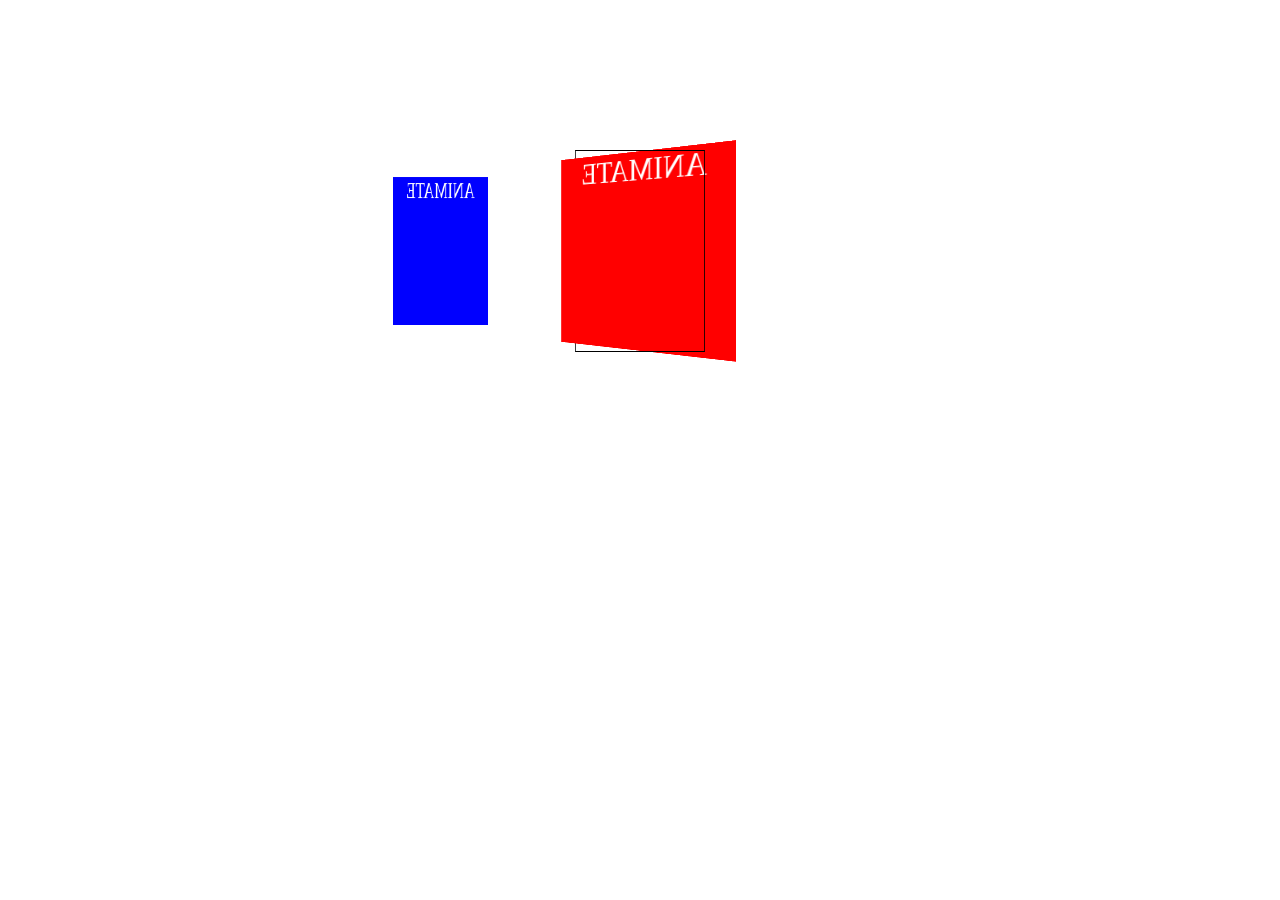
<file: 3dtransforms/index.html>
<!DOCTYPE html>
<html lang="en">
<head>
    <meta charset="UTF-8">
    <meta name="viewport" content="width=device-width, initial-scale=1.0">
    <meta http-equiv="X-UA-Compatible" content="ie=edge">
    <title>CSS Course</title>
    <link rel="stylesheet" href="main.css">
</head>
<body>
    <div class="container">
        <div class="box1">ANIMATE</div>
        <div class="box2">ANIMATE</div>
    </div>
</body>
</html>
</file>
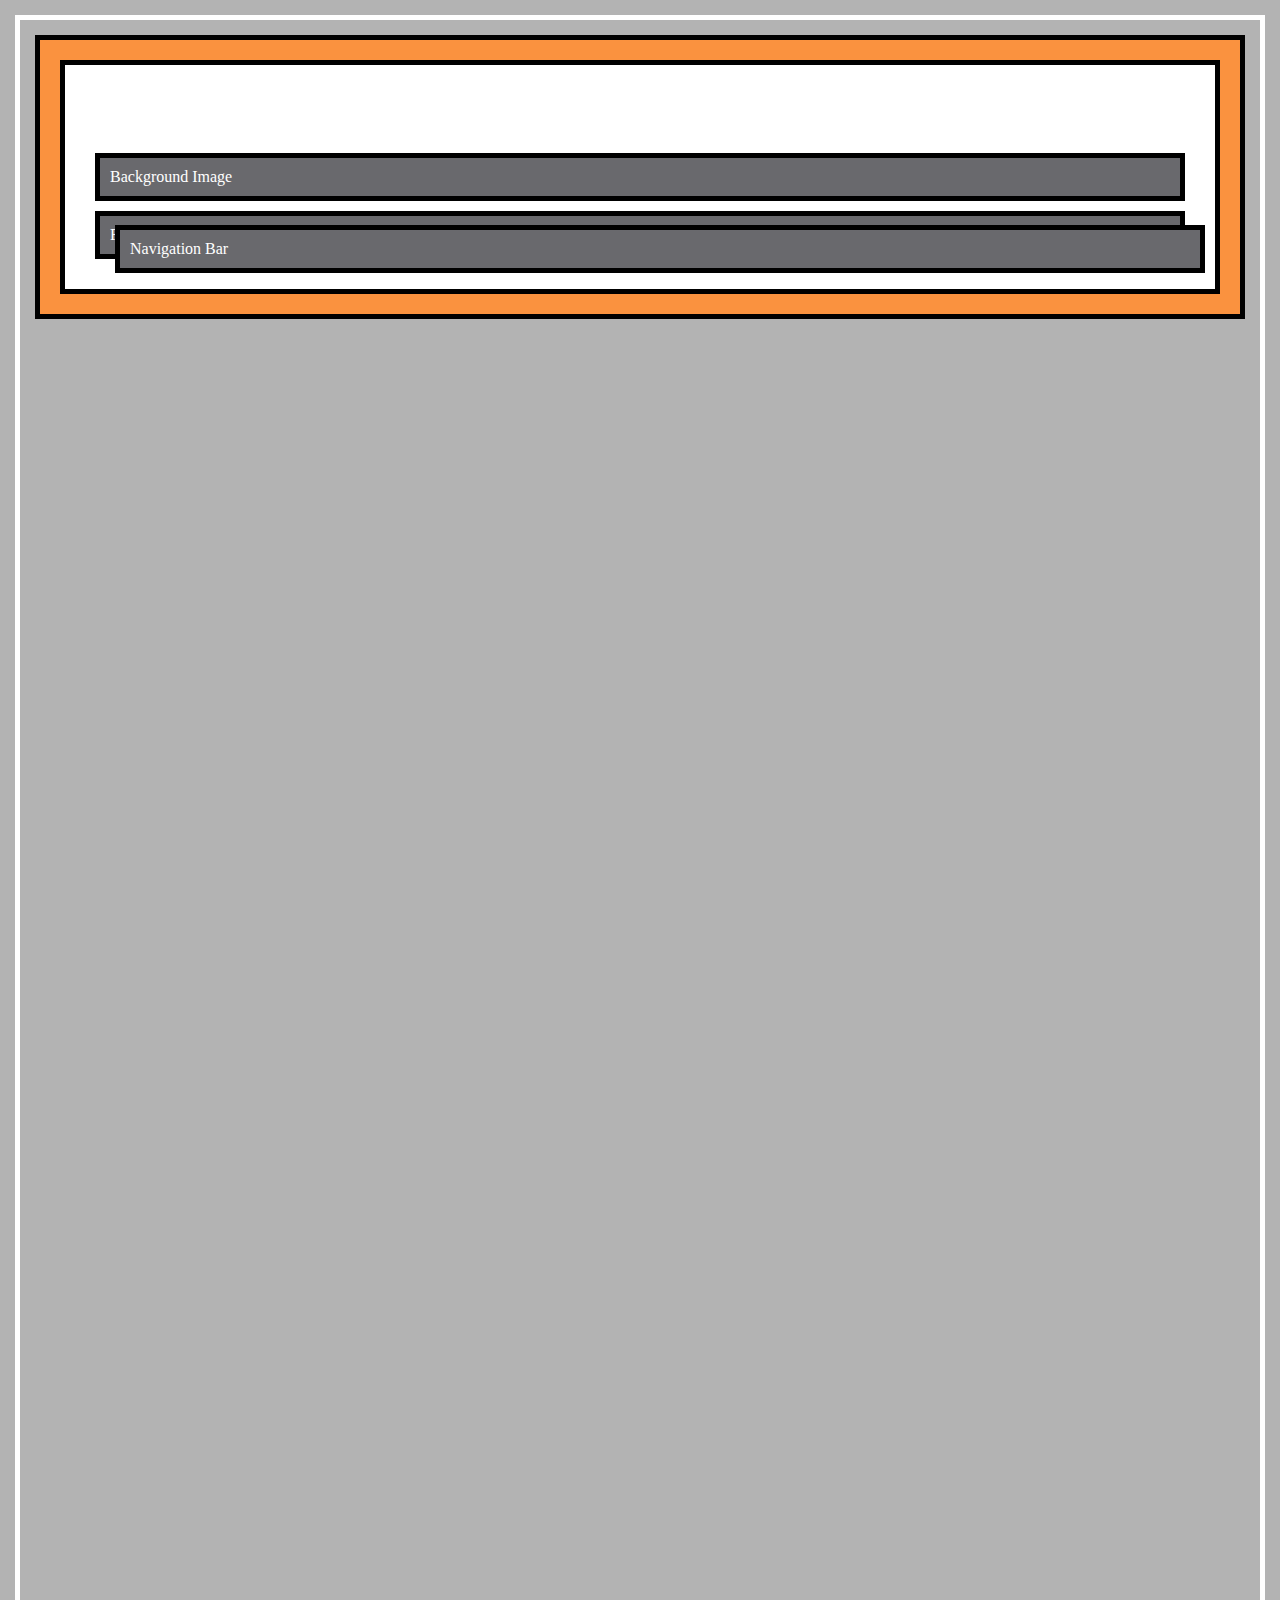
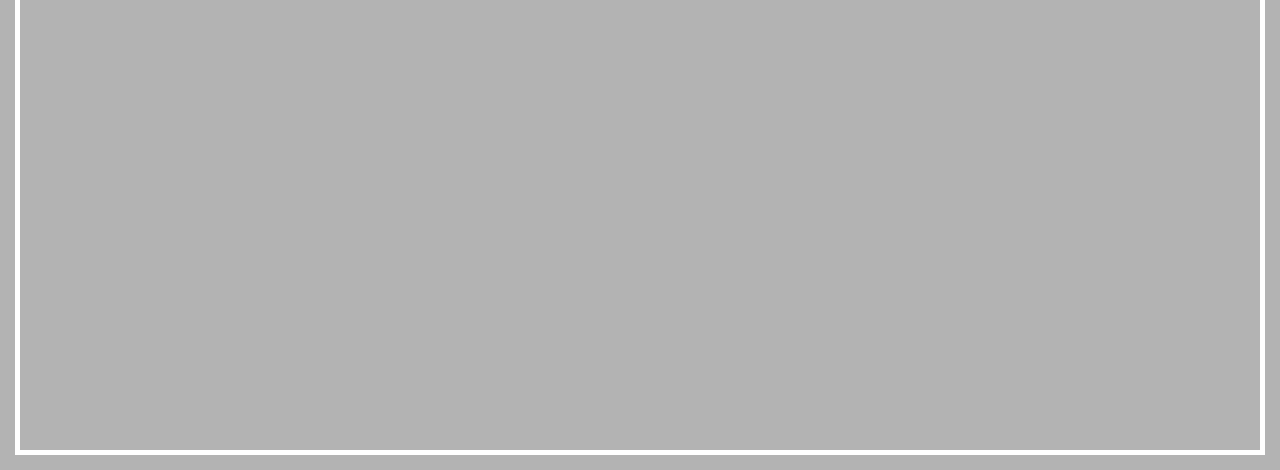
<file: 6.Positioning/index.html>
<!DOCTYPE html>
<html lang="en">
    <head>
        <meta charset="UTF-8">
        <meta http-equiv="X-UA-Compatible" content="ie=edge">
        <link rel="stylesheet" href="main.css">
        <title>Position</title>
    </head>
    <body>
        <div class="parent">
            <div class="child-1">Navigation Bar</div>
            <div class="child-2">Background Image</div>
            <div class="child-3">Features</div>
        </div>
    </body>
</html>
</file>
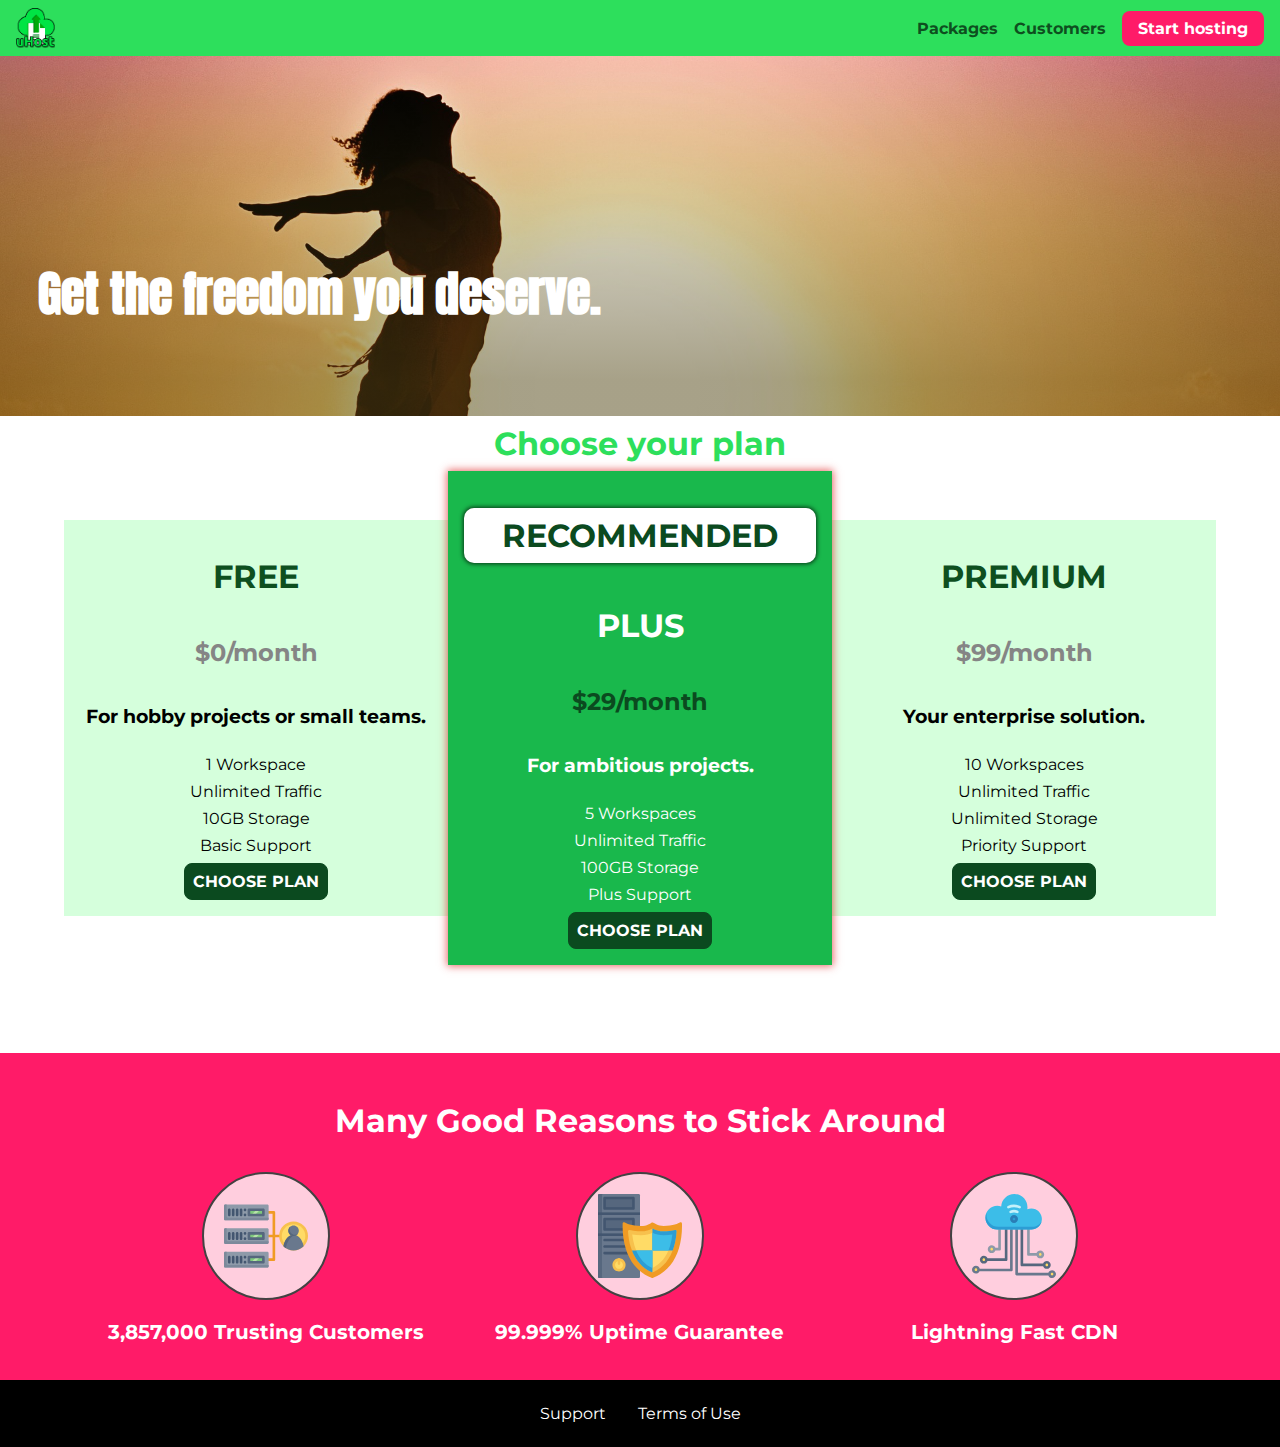
<file: CourseProject/index.html>
<!DOCTYPE html>
<html lang="en">
<head>
    <meta charset="UTF-8">
    <meta name="viewport" content="width=device-width, initial-scale=1.0">
    <title>Basics</title>
    <link rel="stylesheet" href="css/shared.css">
    <link rel="stylesheet" href="css/main.css">
    <link rel="shortcut icon" href="img/favicon.png">
</head>
<body>
    <div class="backdrop"></div>
    <div class="modal">
        <h1 class="modal__title">Do you want to continue?</h1>
        <div class="modal__actions">
            <a href="start-hosting.html" class="modal__action">Yes!</a>
            <button type="button" class="modal__action modal__action--negative">No!</button>
        </div>
    </div>
    <header class="main-header">
        <div>
            <button class="toggle-button">
                <span class="toggle-button__bar"></span>
                <span class="toggle-button__bar"></span>
                <span class="toggle-button__bar"></span>
            </button>
            <a href="index.html" class="brand-logo">
                <img src="img/uhost-icon.png" alt="uHost - Company">
            </a>
        </div>
        <nav class="main-nav">
            <ul class="main-nav__items">
                <li class="main-nav__item"><a href="packages.html">Packages</a></li>
                <li class="main-nav__item"><a href="customers.html">Customers</a></li>
                <li class="main-nav__item"><a href="start-hosting.html">Start hosting</a></li>
            </ul>
        </nav>
    </header>
    <nav class="mobile-nav">
        <ul class="mobile-nav__items">
            <li class="mobile-nav__item">
                <a href="packages.html">Packages</a>
            </li>
            <li class="mobile-nav__item">
                <a href="customers.html">Customers</a>
            </li>
            <li class="mobile-nav__item">
                <a href="start-hosting.html">Start Hosting</a>
            </li>
        </ul>
    </nav>
    <main>
        <section id="product-overview">
            <h1>Get the freedom you deserve.</h1>
        </section>
        <section id="plans">
            <h1 class="section-title">Choose your plan</h1>
            <div class="plan__list">
                <article class="plan">
                    <h1 class="plan__title">FREE</h1>
                    <h2 class="plan__price">$0/month</h2>
                    <h3>For hobby projects or small teams.</h3>
                    <ul class="plan__features">
                        <li class="plan__feature">1 Workspace</li>
                        <li class="plan__feature">Unlimited Traffic</li>
                        <li class="plan__feature">10GB Storage</li>
                        <li class="plan__feature">Basic Support</li>
                    </ul>
                    <div>
                        <button class="button">CHOOSE PLAN</button>
                    </div>
                </article>
                <article class="plan plan--highlighted">
                    <h1 class="plan__annotation">RECOMMENDED</h1>
                    <h1 class="plan__title">PLUS</h1>
                    <h2 class="plan__price">$29/month</h2>
                    <h3>For ambitious projects.</h3>
                    <ul class="plan__features">
                        <li class="plan__feature">5 Workspaces</li>
                        <li class="plan__feature">Unlimited Traffic</li>
                        <li class="plan__feature">100GB Storage</li>
                        <li class="plan__feature">Plus Support</li>
                    </ul>
                    <div>
                        <button class="button">CHOOSE PLAN</button>
                    </div>
                </article>
                <article class="plan">
                    <h1 class="plan__title">PREMIUM</h1>
                    <h2 class="plan__price">$99/month</h2>
                    <h3>Your enterprise solution.</h3>
                    <ul class="plan__features">
                        <li class="plan__feature">10 Workspaces</li>
                        <li class="plan__feature">Unlimited Traffic</li>
                        <li class="plan__feature">Unlimited Storage</li>
                        <li class="plan__feature">Priority Support</li>
                    </ul>
                    <div>
                        <button class="button">CHOOSE PLAN</button>
                    </div>
                </article>
            </div>
        </section>
        <section id="key-features">
            <h1 class="section-title">Many Good Reasons to Stick Around</h1>
            <ul class="key-feature__list">
                <li class="key-feature">
                    <div class="key-feature__image">                        
                        <svg viewBox="0 0 512 512">
                        <path style="fill:#F09B24;" d="M344,248h-32V112c0-4.418-3.582-8-8-8h-40c-4.418,0-8,3.582-8,8s3.582,8,8,8h32v128h-32  c-4.418,0-8,3.582-8,8s3.582,8,8,8h32v128h-32c-4.418,0-8,3.582-8,8s3.582,8,8,8h40c4.418,0,8-3.582,8-8V264h32c4.418,0,8-3.582,8-8  S348.418,248,344,248z"
                        />
                        <path style="fill:#8E9AA9;" d="M264,64H8c-4.418,0-8,3.582-8,8v80c0,4.418,3.582,8,8,8h256c4.418,0,8-3.582,8-8V72  C272,67.582,268.418,64,264,64z"
                        />
                        <path style="fill:#7C899B;" d="M24,144c-4.418,0-8-3.582-8-8V64H8c-4.418,0-8,3.582-8,8v80c0,4.418,3.582,8,8,8h256  c4.418,0,8-3.582,8-8v-8H24z"
                        />
                        <rect x="152" y="96" style="fill:#B8E3A8;" width="88" height="32" />
                        <g>
                            <polygon style="fill:#7EC97D;" points="152,96 152,128 166,128 198,96  " />
                            <polygon style="fill:#7EC97D;" points="220,96 188,128 240,128 240,96  " />
                        </g>
                        <path style="fill:#56677E;" d="M240,136h-88c-4.418,0-8-3.582-8-8V96c0-4.418,3.582-8,8-8h88c4.418,0,8,3.582,8,8v32  C248,132.418,244.418,136,240,136z M160,120h72v-16h-72V120z"
                        />
                        <g>
                            <path style="fill:#435670;" d="M32,136c-4.418,0-8-3.582-8-8V96c0-4.418,3.582-8,8-8s8,3.582,8,8v32C40,132.418,36.418,136,32,136z   "
                            />
                            <path style="fill:#435670;" d="M56,136c-4.418,0-8-3.582-8-8V96c0-4.418,3.582-8,8-8s8,3.582,8,8v32C64,132.418,60.418,136,56,136z   "
                            />
                            <path style="fill:#435670;" d="M80,136c-4.418,0-8-3.582-8-8V96c0-4.418,3.582-8,8-8s8,3.582,8,8v32C88,132.418,84.418,136,80,136z   "
                            />
                            <path style="fill:#435670;" d="M104,136c-4.418,0-8-3.582-8-8V96c0-4.418,3.582-8,8-8s8,3.582,8,8v32   C112,132.418,108.418,136,104,136z"
                            />
                            <path style="fill:#435670;" d="M128,105c-4.418,0-8-3.582-8-8v-1c0-4.418,3.582-8,8-8s8,3.582,8,8v1   C136,101.418,132.418,105,128,105z"
                            />
                            <path style="fill:#435670;" d="M128,136c-4.418,0-8-3.582-8-8v-1c0-4.418,3.582-8,8-8s8,3.582,8,8v1   C136,132.418,132.418,136,128,136z"
                            />
                        </g>
                        <path style="fill:#8E9AA9;" d="M264,208H8c-4.418,0-8,3.582-8,8v80c0,4.418,3.582,8,8,8h256c4.418,0,8-3.582,8-8v-80  C272,211.582,268.418,208,264,208z"
                        />
                        <path style="fill:#7C899B;" d="M24,288c-4.418,0-8-3.582-8-8v-72H8c-4.418,0-8,3.582-8,8v80c0,4.418,3.582,8,8,8h256  c4.418,0,8-3.582,8-8v-8H24z"
                        />
                        <rect x="152" y="240" style="fill:#B8E3A8;" width="88" height="32" />
                        <g>
                            <polygon style="fill:#7EC97D;" points="152,240 152,272 166,272 198,240  " />
                            <polygon style="fill:#7EC97D;" points="220,240 188,272 240,272 240,240  " />
                        </g>
                        <path style="fill:#56677E;" d="M240,280h-88c-4.418,0-8-3.582-8-8v-32c0-4.418,3.582-8,8-8h88c4.418,0,8,3.582,8,8v32  C248,276.418,244.418,280,240,280z M160,264h72v-16h-72V264z"
                        />
                        <g>
                            <path style="fill:#435670;" d="M32,280c-4.418,0-8-3.582-8-8v-32c0-4.418,3.582-8,8-8s8,3.582,8,8v32C40,276.418,36.418,280,32,280   z"
                            />
                            <path style="fill:#435670;" d="M56,280c-4.418,0-8-3.582-8-8v-32c0-4.418,3.582-8,8-8s8,3.582,8,8v32C64,276.418,60.418,280,56,280   z"
                            />
                            <path style="fill:#435670;" d="M80,280c-4.418,0-8-3.582-8-8v-32c0-4.418,3.582-8,8-8s8,3.582,8,8v32C88,276.418,84.418,280,80,280   z"
                            />
                            <path style="fill:#435670;" d="M104,280c-4.418,0-8-3.582-8-8v-32c0-4.418,3.582-8,8-8s8,3.582,8,8v32   C112,276.418,108.418,280,104,280z"
                            />
                            <path style="fill:#435670;" d="M128,249c-4.418,0-8-3.582-8-8v-1c0-4.418,3.582-8,8-8s8,3.582,8,8v1   C136,245.418,132.418,249,128,249z"
                            />
                            <path style="fill:#435670;" d="M128,280c-4.418,0-8-3.582-8-8v-1c0-4.418,3.582-8,8-8s8,3.582,8,8v1   C136,276.418,132.418,280,128,280z"
                            />
                        </g>
                        <path style="fill:#8E9AA9;" d="M264,352H8c-4.418,0-8,3.582-8,8v80c0,4.418,3.582,8,8,8h256c4.418,0,8-3.582,8-8v-80  C272,355.582,268.418,352,264,352z"
                        />
                        <path style="fill:#7C899B;" d="M24,432c-4.418,0-8-3.582-8-8v-72H8c-4.418,0-8,3.582-8,8v80c0,4.418,3.582,8,8,8h256  c4.418,0,8-3.582,8-8v-8H24z"
                        />
                        <rect x="152" y="384" style="fill:#B8E3A8;" width="88" height="32" />
                        <g>
                            <polygon style="fill:#7EC97D;" points="152,384 152,416 166,416 198,384  " />
                            <polygon style="fill:#7EC97D;" points="220,384 188,416 240,416 240,384  " />
                        </g>
                        <path style="fill:#56677E;" d="M240,424h-88c-4.418,0-8-3.582-8-8v-32c0-4.418,3.582-8,8-8h88c4.418,0,8,3.582,8,8v32  C248,420.418,244.418,424,240,424z M160,408h72v-16h-72V408z"
                        />
                        <g>
                            <path style="fill:#435670;" d="M32,424c-4.418,0-8-3.582-8-8v-32c0-4.418,3.582-8,8-8s8,3.582,8,8v32C40,420.418,36.418,424,32,424   z"
                            />
                            <path style="fill:#435670;" d="M56,424c-4.418,0-8-3.582-8-8v-32c0-4.418,3.582-8,8-8s8,3.582,8,8v32C64,420.418,60.418,424,56,424   z"
                            />
                            <path style="fill:#435670;" d="M80,424c-4.418,0-8-3.582-8-8v-32c0-4.418,3.582-8,8-8s8,3.582,8,8v32C88,420.418,84.418,424,80,424   z"
                            />
                            <path style="fill:#435670;" d="M104,424c-4.418,0-8-3.582-8-8v-32c0-4.418,3.582-8,8-8s8,3.582,8,8v32   C112,420.418,108.418,424,104,424z"
                            />
                            <path style="fill:#435670;" d="M128,393c-4.418,0-8-3.582-8-8v-1c0-4.418,3.582-8,8-8s8,3.582,8,8v1   C136,389.418,132.418,393,128,393z"
                            />
                            <path style="fill:#435670;" d="M128,424c-4.418,0-8-3.582-8-8v-1c0-4.418,3.582-8,8-8s8,3.582,8,8v1   C136,420.418,132.418,424,128,424z"
                            />
                        </g>
                        <path style="fill:#F7C14D;" d="M424,168c-48.523,0-88,39.477-88,88s39.477,88,88,88s88-39.477,88-88S472.523,168,424,168z" />
                        <path style="fill:#FFDB66;" d="M424,184c-39.701,0-72,32.299-72,72s32.299,72,72,72s72-32.299,72-72S463.701,184,424,184z" />
                        <path style="fill:#69788D;" d="M484.893,314.16C476.393,274.588,451.922,248,424,248s-52.393,26.588-60.893,66.16  c-0.605,2.82,0.354,5.749,2.511,7.664C381.731,336.124,402.465,344,424,344s42.269-7.876,58.381-22.176  C484.539,319.909,485.498,316.98,484.893,314.16z"
                        />
                        <path style="fill:#56677E;" d="M434.053,249.171C430.768,248.403,427.411,248,424,248c-27.922,0-52.393,26.588-60.893,66.16  c-0.605,2.82,0.354,5.749,2.511,7.664c3.383,3.002,6.979,5.703,10.734,8.125C384.904,286.243,407.373,255.378,434.053,249.171z"
                        />
                        <path style="fill:#69788D;" d="M424,192c-17.645,0-32,14.355-32,32s14.355,32,32,32s32-14.355,32-32S441.645,192,424,192z" />
                        <path style="fill:#56677E;" d="M432,248c-17.645,0-32-14.355-32-32c0-6.783,2.128-13.076,5.742-18.258  C397.444,203.53,392,213.138,392,224c0,17.645,14.355,32,32,32c10.862,0,20.471-5.444,26.258-13.742  C445.076,245.872,438.783,248,432,248z"
                        />
                        </svg>
                    </div>
                    <p class="key-feature__description">3,857,000 Trusting Customers</p>
                </li>
                <li class="key-feature">
                    <div  class="key-feature__image">                        
                        <svg viewBox="0 0 512 512">
                        <path style="fill:#69788D;" d="M248,0H8C3.582,0,0,3.582,0,8v496c0,4.418,3.582,8,8,8h240c4.418,0,8-3.582,8-8V8  C256,3.582,252.418,0,248,0z"
                        />
                        <path style="fill:#56677E;" d="M24,504V8c0-4.418,3.582-8,8-8H8C3.582,0,0,3.582,0,8v496c0,4.418,3.582,8,8,8h24  C27.582,512,24,508.418,24,504z"
                        />
                        <g>
                            <rect x="0" y="112" style="fill:#435670;" width="256" height="16" />
                            <rect x="0" y="240" style="fill:#435670;" width="256" height="16" />
                        </g>
                        <path style="fill:#F7C14D;" d="M128,392c-22.056,0-40,17.944-40,40s17.944,40,40,40s40-17.944,40-40S150.056,392,128,392z" />
                        <path style="fill:#FFDB66;" d="M128,408c-13.233,0-24,10.767-24,24s10.767,24,24,24s24-10.767,24-24S141.233,408,128,408z" />
                        <path style="fill:#F7C14D;" d="M128,392c-2.739,0-5.414,0.278-8,0.805V424c0,4.418,3.582,8,8,8c4.418,0,8-3.582,8-8v-31.195  C133.414,392.278,130.739,392,128,392z"
                        />
                        <g>
                            <path style="fill:#435670;" d="M216,288H40c-4.418,0-8-3.582-8-8s3.582-8,8-8h176c4.418,0,8,3.582,8,8S220.418,288,216,288z"
                            />
                            <path style="fill:#435670;" d="M216,328H40c-4.418,0-8-3.582-8-8s3.582-8,8-8h176c4.418,0,8,3.582,8,8S220.418,328,216,328z"
                            />
                            <path style="fill:#435670;" d="M216,368H40c-4.418,0-8-3.582-8-8s3.582-8,8-8h176c4.418,0,8,3.582,8,8S220.418,368,216,368z"
                            />
                            <path style="fill:#435670;" d="M216,16H40c-4.418,0-8,3.582-8,8v64c0,4.418,3.582,8,8,8h176c4.418,0,8-3.582,8-8V24   C224,19.582,220.418,16,216,16z"
                            />
                        </g>
                        <rect x="48" y="32" style="fill:#56677E;" width="160" height="48" />
                        <path style="fill:#435670;" d="M216,144H40c-4.418,0-8,3.582-8,8v64c0,4.418,3.582,8,8,8h176c4.418,0,8-3.582,8-8v-64  C224,147.582,220.418,144,216,144z"
                        />
                        <rect x="48" y="160" style="fill:#56677E;" width="160" height="48" />
                        <path style="fill:#F09B24;" d="M511.747,180.237c-0.194-6.537-8.107-10.107-13.135-5.894c-5.6,4.693-42.904,21.282-98.514,21.282  c-33.45,0-64.625-20.999-64.929-21.206c-2.9-1.991-6.764-1.85-9.512,0.346c-2.677,2.135-27.201,20.86-63.793,20.86  c-55.607,0-92.914-16.589-98.515-21.282c-5.028-4.211-12.941-0.645-13.135,5.894c-1.634,54.834,4.655,105.941,18.693,151.903  c12.096,39.604,29.759,74.047,52.497,102.373c27.538,34.304,62.743,59.882,104.66,76.045c3.069,1.918,6.757,1.921,9.83,0  c41.917-16.163,77.122-41.741,104.66-76.045c22.738-28.326,40.401-62.77,52.497-102.373  C507.092,286.179,513.381,235.071,511.747,180.237z"
                        />
                        <path style="fill:#F7C14D;" d="M476.21,221.226c-1.953-1.631-4.568-2.235-7.036-1.628c-21.686,5.327-44.926,8.028-69.075,8.028  c-25.926,0-49.633-8.975-64.955-16.504c-2.307-1.134-5.016-1.091-7.284,0.116c-14.059,7.477-36.919,16.388-65.994,16.388  c-24.153,0-47.394-2.701-69.075-8.028c-5.155-1.268-10.221,2.966-9.894,8.261c2.077,33.693,7.668,65.635,16.616,94.935  c22.774,74.565,66.139,126.334,128.888,153.868c2.032,0.891,4.397,0.891,6.43,0c61.777-27.107,104.716-78.876,127.62-153.868  c8.948-29.3,14.539-61.241,16.616-94.935C479.224,225.319,478.163,222.856,476.21,221.226z"
                        />
                        <path style="fill:#FFDB66;" d="M331.609,451.727c-52.604-25.289-89.304-70.987-109.144-135.944  c-6.532-21.39-11.162-44.336-13.82-68.447c17.133,2.852,34.952,4.291,53.22,4.291c29.394,0,53.376-7.793,69.978-15.561  c17.44,7.736,41.656,15.561,68.256,15.561c18.267,0,36.085-1.439,53.219-4.291c-2.659,24.112-7.288,47.06-13.82,68.448  C419.545,381.108,383.27,426.805,331.609,451.727z"
                        />
                        <g>
                            <path style="fill:#2C9DD4;" d="M479.066,227.858c0.157-2.539-0.903-5.002-2.856-6.633s-4.568-2.235-7.036-1.628   c-21.686,5.327-44.926,8.028-69.075,8.028c-25.926,0-49.633-8.975-64.955-16.504c-1.057-0.52-2.2-0.78-3.345-0.806l-0.072,133.351   h123.601c2.556-6.746,4.933-13.702,7.123-20.874C471.398,293.493,476.989,261.552,479.066,227.858z"
                            />
                            <path style="fill:#2C9DD4;" d="M206.658,343.667c24.153,63.42,65.028,108.108,121.743,132.995c1.031,0.452,2.147,0.673,3.263,0.666   l0.063-133.661H206.658z"
                            />
                        </g>
                        <g>
                            <path style="fill:#3CBDE8;" d="M439.497,315.783c6.532-21.389,11.161-44.336,13.82-68.448c-17.134,2.852-34.952,4.291-53.219,4.291   c-26.6,0-50.815-7.824-68.256-15.561l-0.116,107.601h97.758C433.179,334.807,436.524,325.518,439.497,315.783z"
                            />
                            <path style="fill:#3CBDE8;" d="M232.523,343.667c21.144,50.298,54.363,86.56,99.087,108.06l0.117-108.06H232.523z" />
                        </g>
                        </svg>
                    </div>
                    <p class="key-feature__description">99.999% Uptime Guarantee</p>
                </li>
                <li class="key-feature">
                    <div  class="key-feature__image">                        
                        <svg viewBox="0 0 512 512">
                        <path style="fill:#8E9AA9;" d="M168,200c-4.418,0-8,3.582-8,8v120h-17.376c-3.302-9.311-12.194-16-22.624-16  c-13.234,0-24,10.767-24,24s10.766,24,24,24c10.429,0,19.321-6.689,22.624-16H168c4.418,0,8-3.582,8-8V208  C176,203.582,172.418,200,168,200z"
                        />
                        <path style="fill:#FFDB66;" d="M120,328c-4.411,0-8,3.589-8,8s3.589,8,8,8s8-3.589,8-8S124.411,328,120,328z" />
                        <path style="fill:#56677E;" d="M208,200c-4.418,0-8,3.582-8,8v184H94.624C91.322,382.689,82.43,376,72,376  c-13.234,0-24,10.767-24,24s10.766,24,24,24c10.429,0,19.321-6.689,22.624-16H208c4.418,0,8-3.582,8-8V208  C216,203.582,212.418,200,208,200z"
                        />
                        <path style="fill:#FFDB66;" d="M72,392c-4.411,0-8,3.589-8,8s3.589,8,8,8s8-3.589,8-8S76.411,392,72,392z" />
                        <path style="fill:#69788D;" d="M240,208c-4.418,0-8,3.582-8,8v239H47.24c-2.671-10.34-12.078-18-23.24-18c-13.234,0-24,10.767-24,24  s10.766,24,24,24c9.666,0,18.009-5.747,21.809-14H240c4.418,0,8-3.582,8-8V216C248,211.582,244.418,208,240,208z"
                        />
                        <path style="fill:#FFDB66;" d="M24,453c-4.411,0-8,3.589-8,8s3.589,8,8,8s8-3.589,8-8S28.411,453,24,453z" />
                        <path style="fill:#69788D;" d="M488,464c-10.429,0-19.321,6.689-22.624,16H280V208c0-4.418-3.582-8-8-8s-8,3.582-8,8v280  c0,4.418,3.582,8,8,8h193.376c3.302,9.311,12.194,16,22.624,16c13.234,0,24-10.767,24-24S501.234,464,488,464z"
                        />
                        <path style="fill:#FFDB66;" d="M488,480c-4.411,0-8,3.589-8,8s3.589,8,8,8s8-3.589,8-8S492.411,480,488,480z" />
                        <path style="fill:#56677E;" d="M456,408c-10.429,0-19.321,6.689-22.624,16H312V208c0-4.418-3.582-8-8-8s-8,3.582-8,8v224  c0,4.418,3.582,8,8,8h129.376c3.302,9.311,12.194,16,22.624,16c13.234,0,24-10.767,24-24S469.234,408,456,408z"
                        />
                        <path style="fill:#FFDB66;" d="M456,424c-4.411,0-8,3.589-8,8s3.589,8,8,8s8-3.589,8-8S460.411,424,456,424z" />
                        <path style="fill:#8E9AA9;" d="M416,344c-10.429,0-19.321,6.689-22.624,16H352V208c0-4.418-3.582-8-8-8s-8,3.582-8,8v160  c0,4.418,3.582,8,8,8h49.376c3.302,9.311,12.194,16,22.624,16c13.234,0,24-10.767,24-24S429.234,344,416,344z"
                        />
                        <path style="fill:#FFDB66;" d="M416,360c-4.411,0-8,3.589-8,8s3.589,8,8,8s8-3.589,8-8S420.411,360,416,360z" />
                        <path style="fill:#3CBDE8;" d="M362,88c-8.741,0-17.231,1.751-25.06,5.085C337.646,88.797,338,84.43,338,80  c0-44.112-35.888-80-80-80c-42.823,0-77.895,33.816-79.909,76.149C170.393,73.415,162.244,72,154,72c-39.701,0-72,32.299-72,72  s32.299,72,72,72h208c35.29,0,64-28.71,64-64S397.29,88,362,88z"
                        />
                        <path style="fill:#2C9DD4;" d="M368,200H160c-39.701,0-72-32.299-72-72c0-5.863,0.721-11.559,2.05-17.019  C84.918,120.88,82,132.102,82,144c0,39.701,32.299,72,72,72h208c30.389,0,55.88-21.296,62.379-49.743  C413.565,186.327,392.352,200,368,200z"
                        />
                        <path style="fill:#2A7DB5;" d="M256,128c-13.234,0-24,10.767-24,24s10.766,24,24,24c13.233,0,24-10.767,24-24S269.233,128,256,128z"
                        />
                        <path style="fill:#2C9DD4;" d="M256,144c-4.411,0-8,3.589-8,8s3.589,8,8,8c4.411,0,8-3.589,8-8S260.411,144,256,144z" />
                        <g>
                            <path style="fill:#C5F1FA;" d="M221.755,87.695c-2.994,0-5.864-1.688-7.233-4.572c-1.894-3.991-0.194-8.763,3.798-10.657   C230.157,66.849,242.834,64,256,64c13.166,0,25.844,2.849,37.68,8.466c3.992,1.895,5.692,6.666,3.798,10.657   s-6.666,5.692-10.657,3.798C277.144,82.328,266.774,80,256,80c-10.774,0-21.144,2.328-30.821,6.921   C224.072,87.446,222.904,87.695,221.755,87.695z"
                            />
                            <path style="fill:#C5F1FA;" d="M276.545,116.618c-1.148,0-2.316-0.249-3.424-0.774C267.745,113.293,261.985,112,256,112   c-5.985,0-11.745,1.293-17.121,3.844c-3.991,1.895-8.763,0.192-10.657-3.798c-1.894-3.992-0.193-8.764,3.798-10.657   C239.557,97.813,247.625,96,256,96c8.376,0,16.444,1.813,23.98,5.389c3.991,1.894,5.692,6.665,3.798,10.657   C282.41,114.93,279.539,116.618,276.545,116.618z"
                            />
                        </g>

                        </svg>
                    </div>
                    <p class="key-feature__description">Lightning Fast CDN</p>
                </li>
            </ul>
        </section>  
    </main>
    <footer class="main-footer">
        <nav>
            <ul class="main-footer_links">
                <li class="main-footer_link">
                    <a href="#">Support</a>
                </li>
                <li class="main-footer_link">
                    <a href="#">Terms of Use</a>
                </li>
            </ul>
        </nav>
    </footer>
    <script src="shared.js"></script>
</body>
</html>
</file>
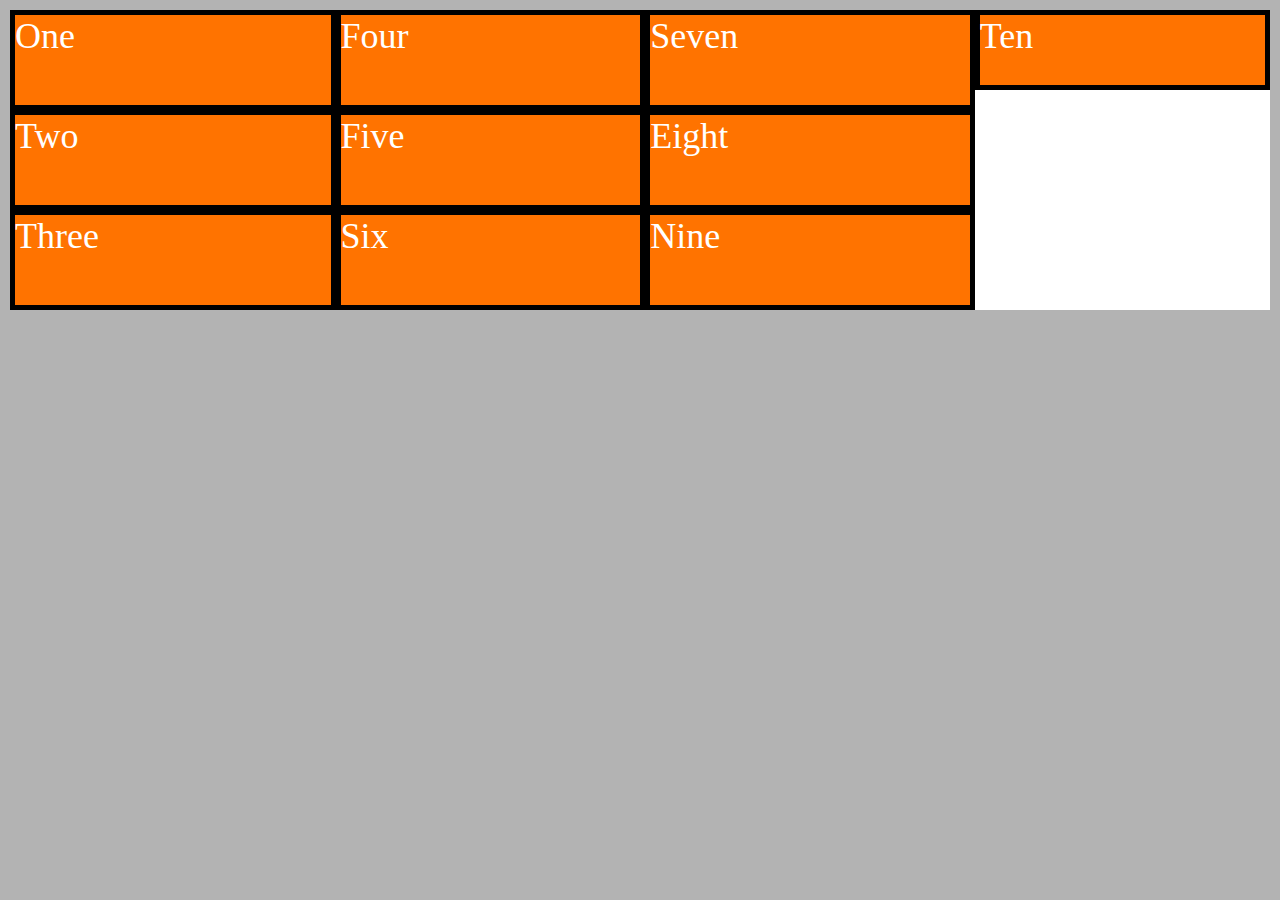
<file: flexbox/index.html>
<!DOCTYPE html>
<html lang="en">
    <head>
        <meta charset="UTF-8">
        <meta name="viewport" content="width=device-width, initial-scale=1.0">
        <meta http-equiv="X-UA-Compatible" content="ie=edge">
        <link rel="stylesheet" href="main.css">
        <title>Flexbox</title>
    </head>
    <body>
        <div class="flex-container">
            <div class="item-1">One</div>
            <div class="item-1">Two</div>
            <div class="item-1">Three</div>
            <div class="item-1">Four</div>
            <div class="item-1">Five</div>
            <div class="item-1">Six</div>
            <div class="item-1">Seven</div>
            <div class="item-1">Eight</div>
            <div class="item-1">Nine</div>
            <div class="item-1">Ten</div>
        </div>
    </body>
</html>
</file>
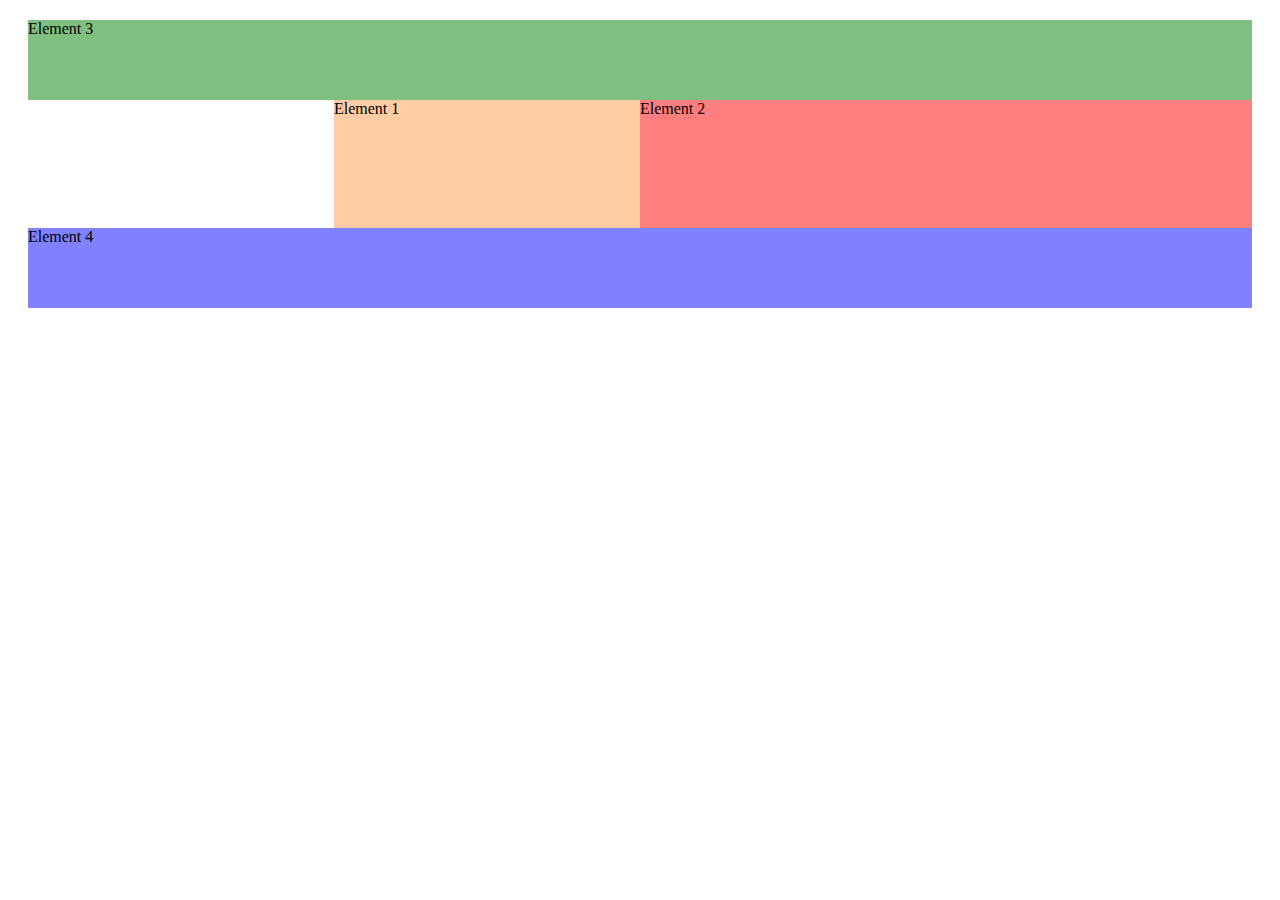
<file: Grid/index.html>
<!DOCTYPE html>
<html lang="en">
<head>
    <meta charset="UTF-8">
    <meta name="viewport" content="width=device-width, initial-scale=1.0">
    <meta http-equiv="X-UA-Compatible" content="ie=edge">
    <title>CSS Course</title>
    <link rel="stylesheet" href="main.css">
</head>
<body>
    <div class="container">
        <div class="el1">Element 1</div>
        <div class="el2">Element 2</div>
        <div class="el3">Element 3</div>
        <div class="el4">Element 4</div>
    </div>
</body>
</html>
</file>
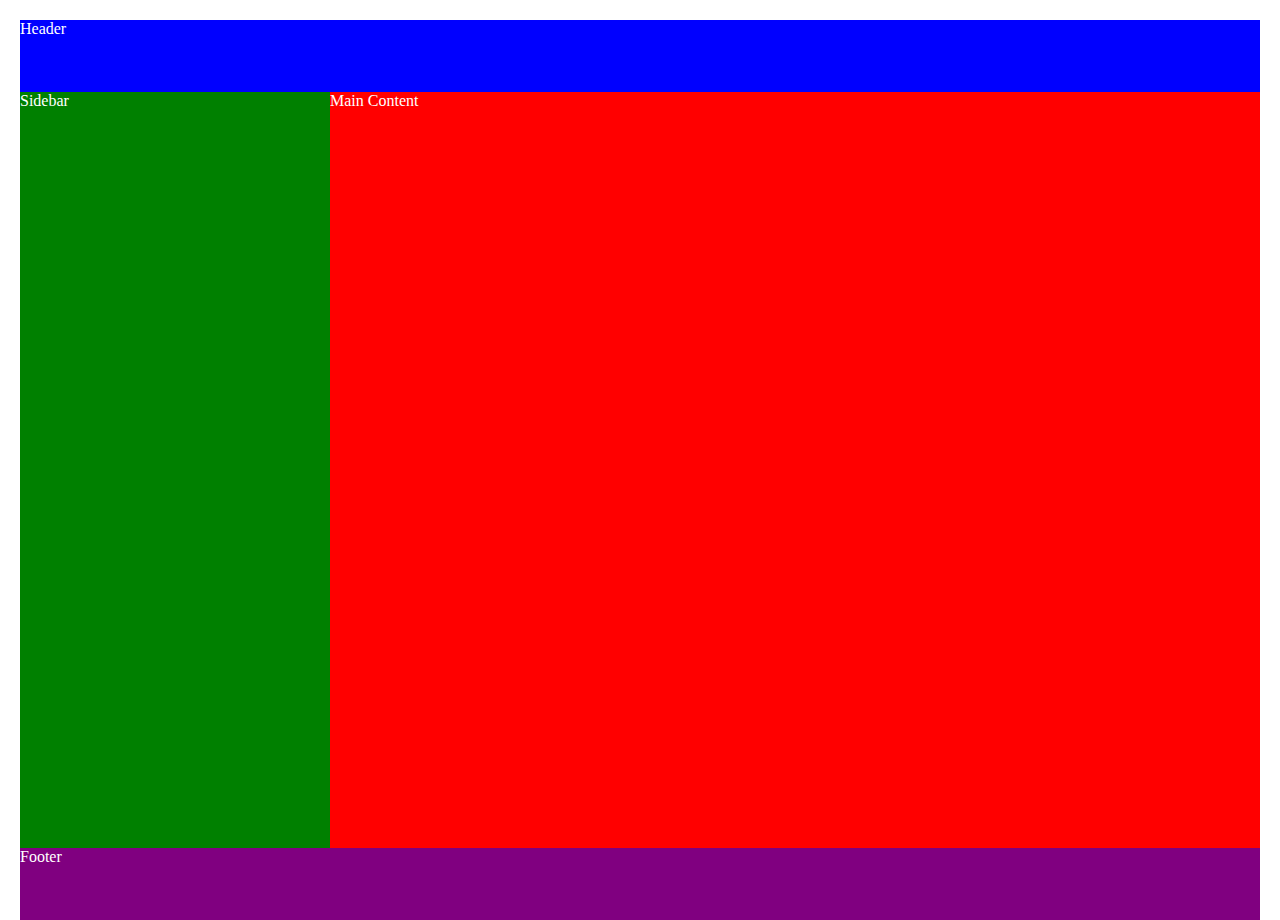
<file: Grid2/index.html>
<!DOCTYPE html>
<html lang="en">
<head>
    <meta charset="UTF-8">
    <meta name="viewport" content="width=device-width, initial-scale=1.0">
    <meta http-equiv="X-UA-Compatible" content="ie=edge">
    <title>CSS Course</title>
    <link rel="stylesheet" href="main.css">
</head>
<body>
    <header>Header</header>
    <main>Main Content</main>
    <aside>Sidebar</aside>
    <footer>Footer</footer>
</body>
</html>
</file>
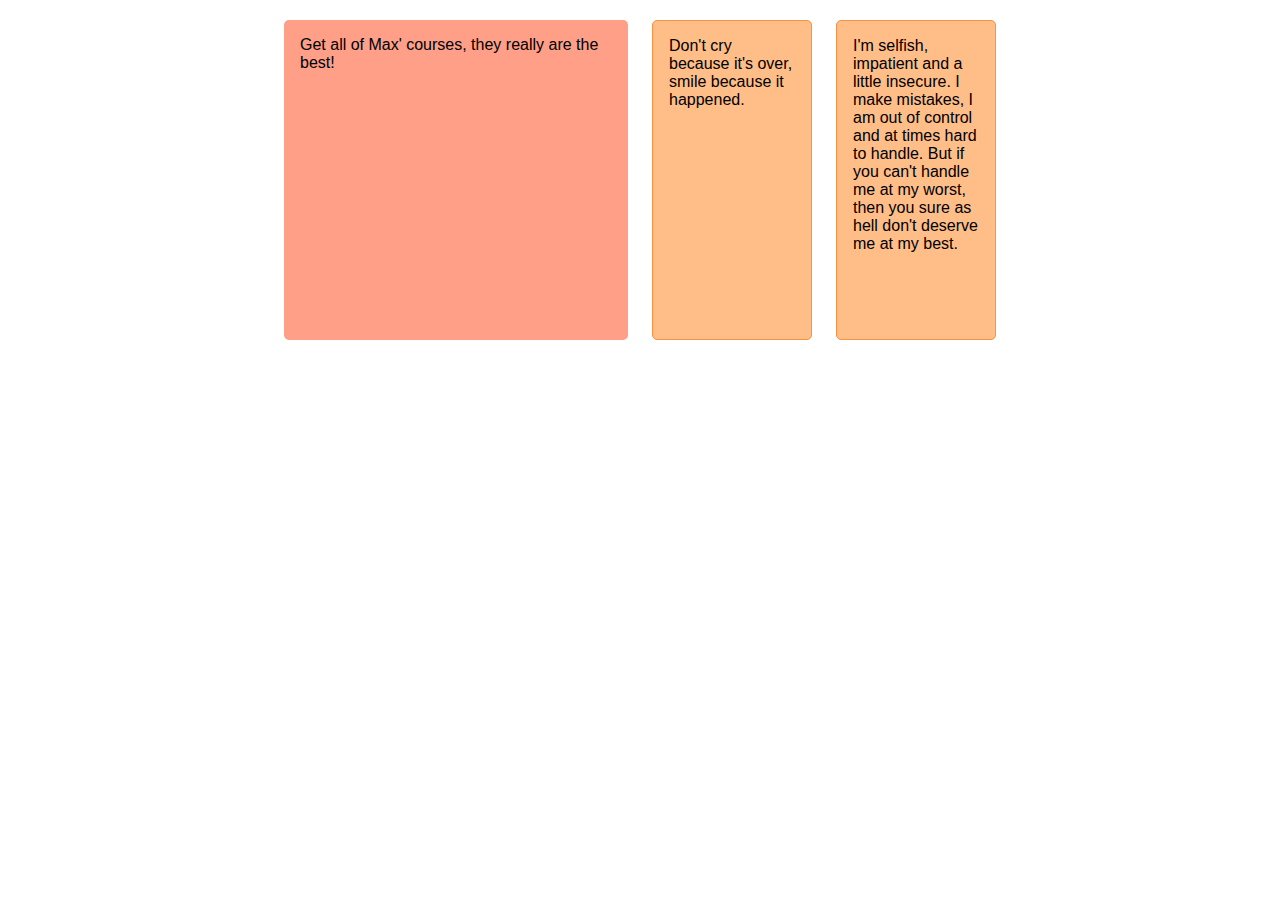
<file: GridAutoflow/index.html>
<!DOCTYPE html>
<html lang="en">
<head>
    <meta charset="UTF-8">
    <meta name="viewport" content="width=device-width, initial-scale=1.0">
    <meta http-equiv="X-UA-Compatible" content="ie=edge">
    <title>CSS Course</title>
    <link rel="stylesheet" href="main.css">
</head>
<body>
    <div class="container">
        <div class="quote quote--featured">Get all of Max' courses, they really are the best!</div>
        <div class="quote">Don't cry because it's over, smile because it happened.</div>
        <div class="quote">I'm selfish, impatient and a little insecure. I make mistakes, I am out of control and at times hard to handle. But if you can't handle me at my worst, then you sure as hell don't deserve me at my best.</div>
        <!-- <div class="quote">Be yourself; everyone else is already taken.</div>
        <div class="quote">So many books, so little time.</div>
        <div class="quote">Two things are infinite: the universe and human stupidity; and I'm not sure about the universe.</div> -->
    </div>
</body>
</html>
</file>
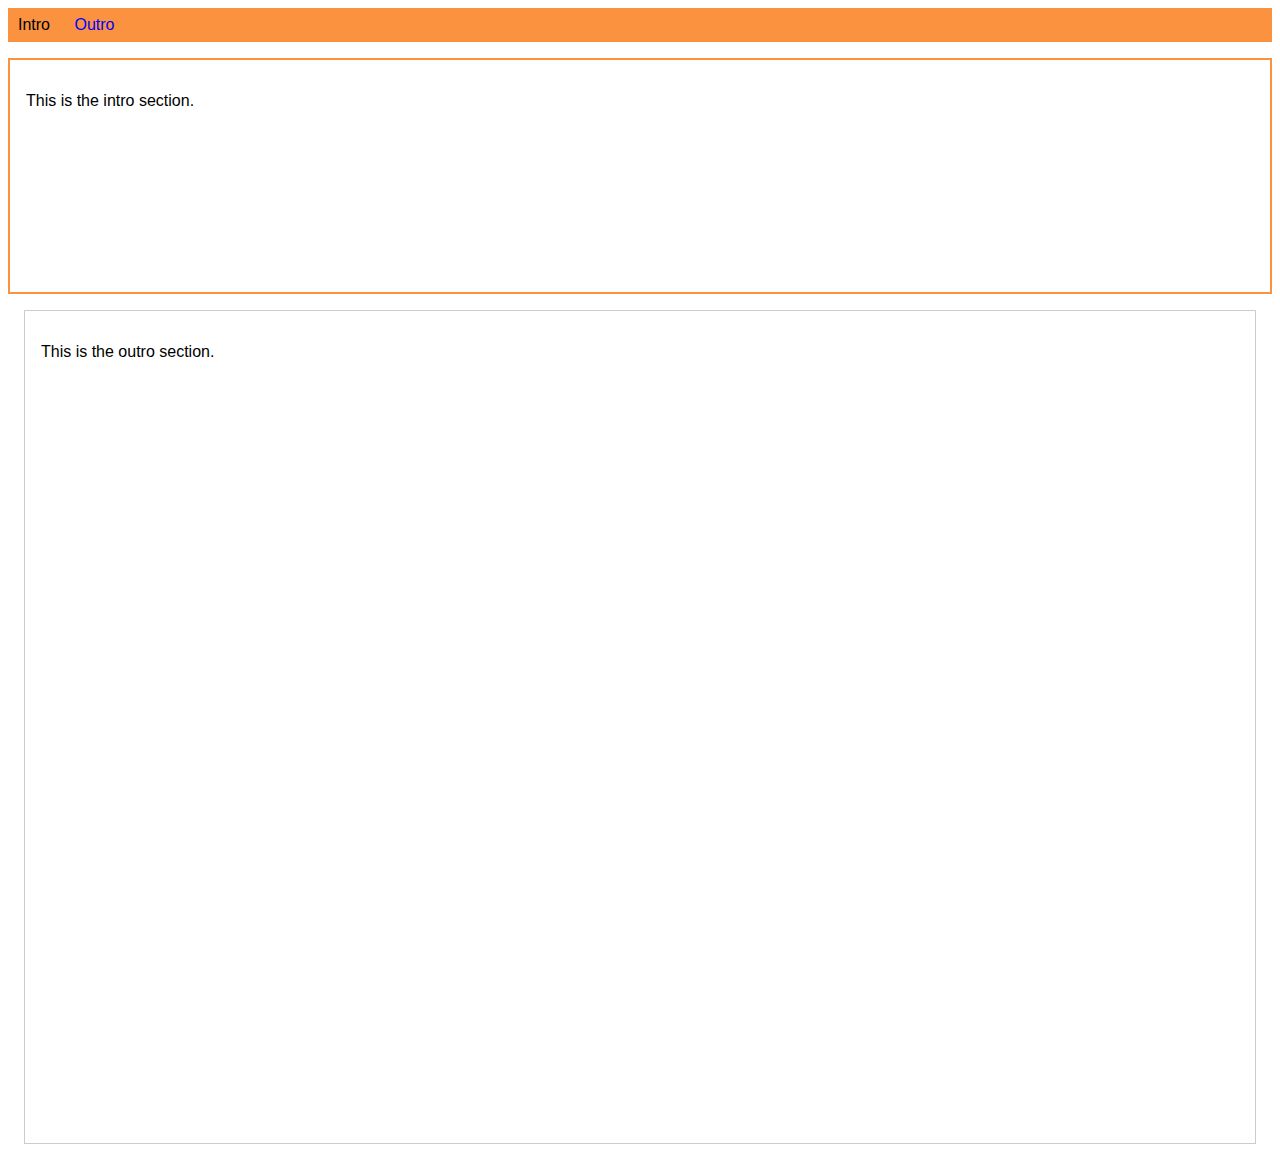
<file: Module 4/index.html>
<!DOCTYPE html>
<html lang="en">

<head>
    <meta charset="UTF-8">
    <meta name="viewport" content="width=device-width, initial-scale=1.0">
    <meta http-equiv="X-UA-Compatible" content="ie=edge">
    <title>CSS Course</title>
    <link rel="stylesheet" href="main.css">
</head>

<body>
    <nav>
        <a href="#intro" class="active">Intro</a>
        <a href="#outro">Outro</a>
    </nav>
    <section id="intro" class="main-section highlighted">
        <p>This is the intro section.</p>
    </section>
    <section id="outro" class="main-section">
        <p>This is the outro section.</p>
    </section>
</body>

</html>
</file>
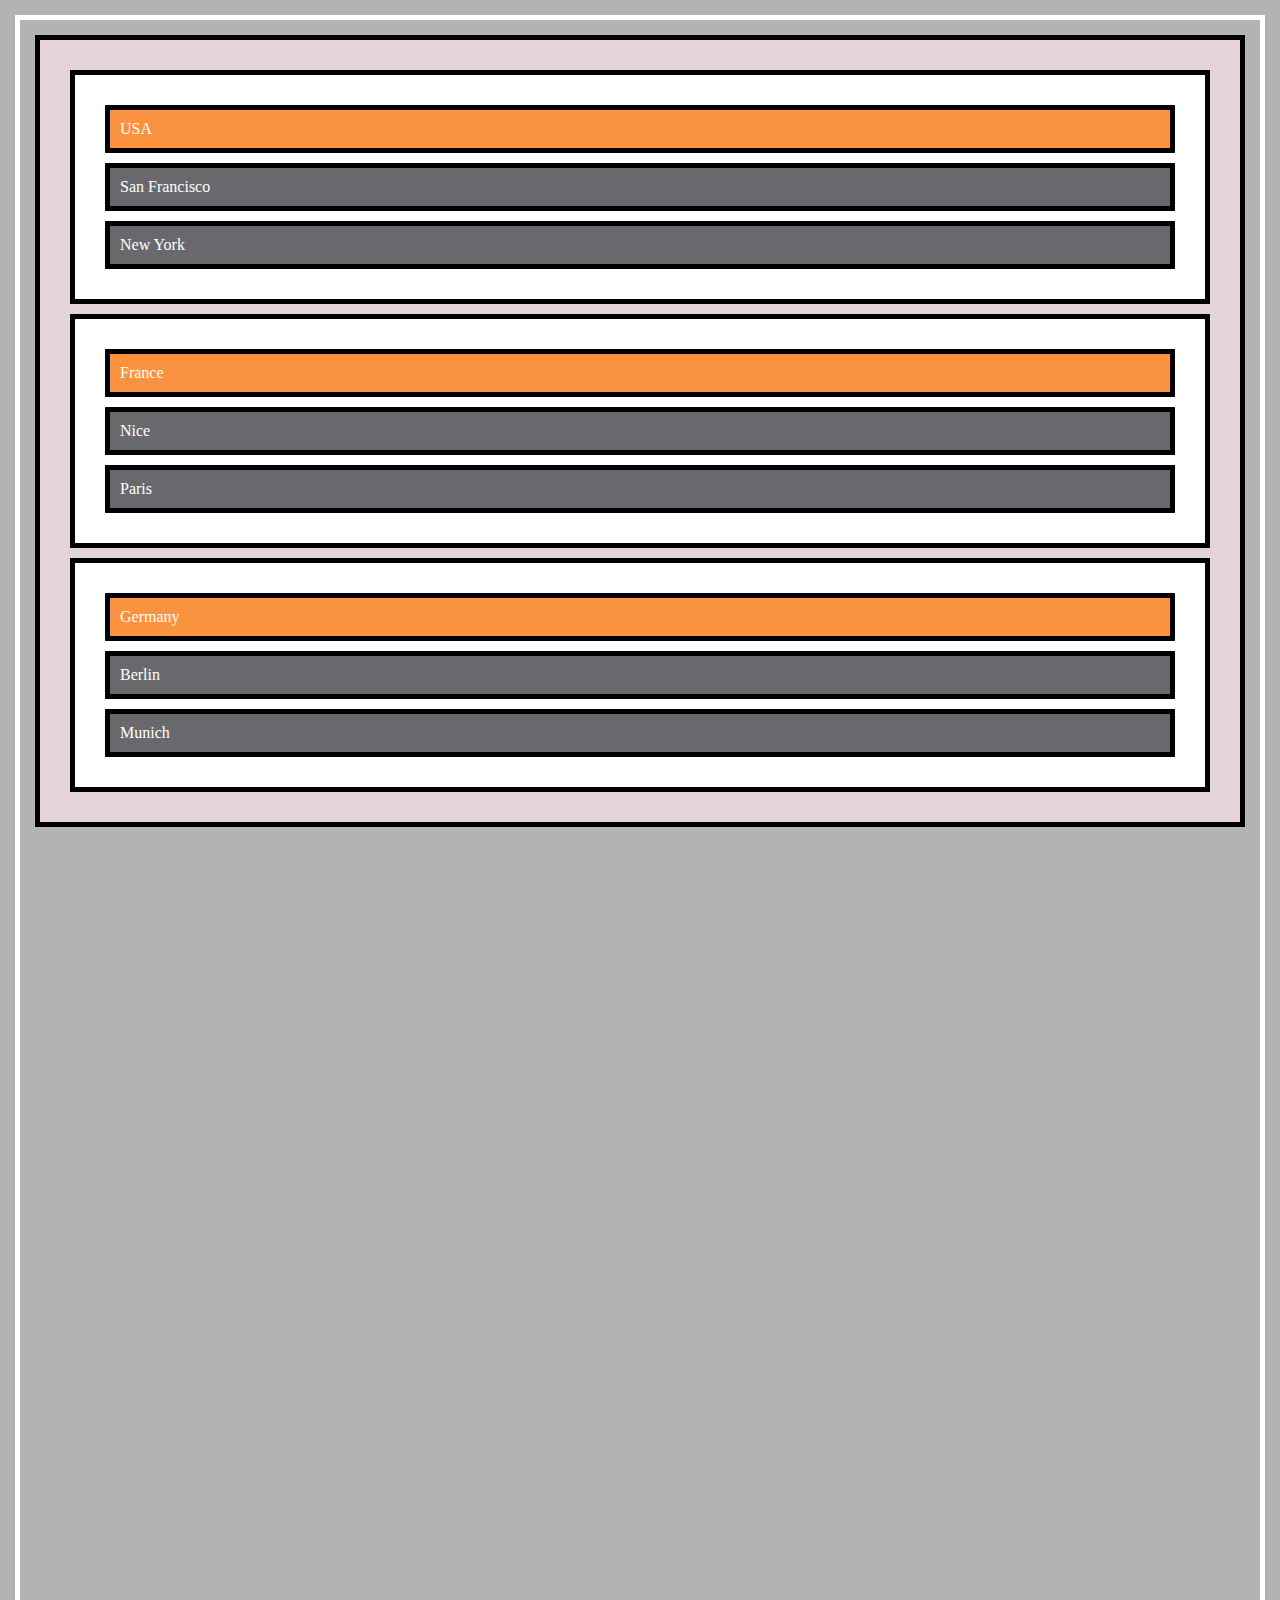
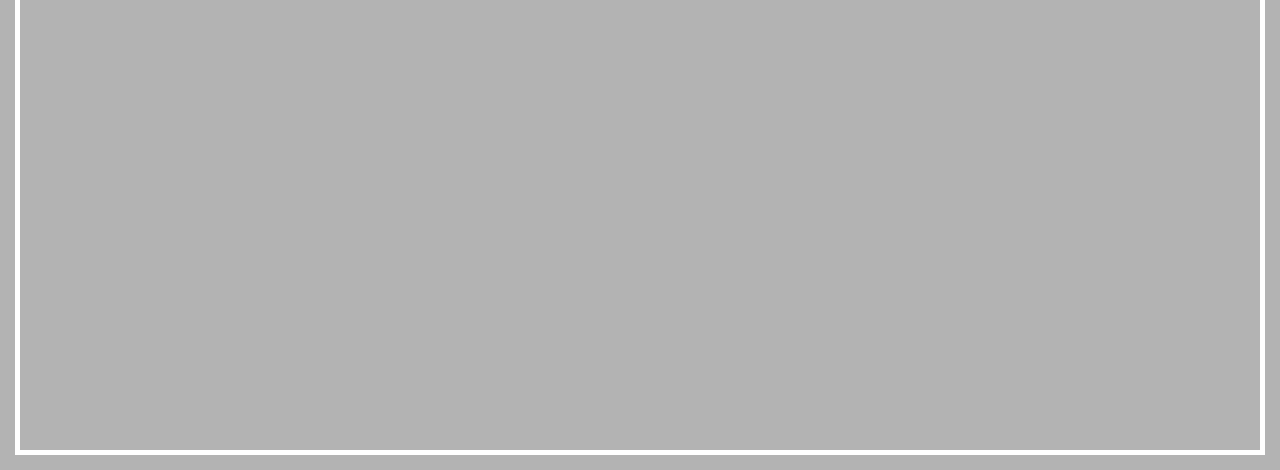
<file: StickyPositioning/index.html>
<!DOCTYPE html>
<html lang="en">
    <head>
        <meta charset="UTF-8">
        <meta http-equiv="X-UA-Compatible" content="ie=edge">
        <link rel="stylesheet" href="main.css">
        <title>Position</title>
    </head>
    <body>
        <div class="parent">
            <div class="country">USA</div>
            <div class="cities">San Francisco</div>
            <div class="cities">New York</div>
        </div>
        <div class="parent">
            <div class="country">France</div>
            <div class="cities">Nice</div>
            <div class="cities">Paris</div>
        </div>
        <div class="parent">
            <div class="country">Germany</div>
            <div class="cities">Berlin</div>
            <div class="cities">Munich</div>
        </div>
    </body>
</html>
</file>
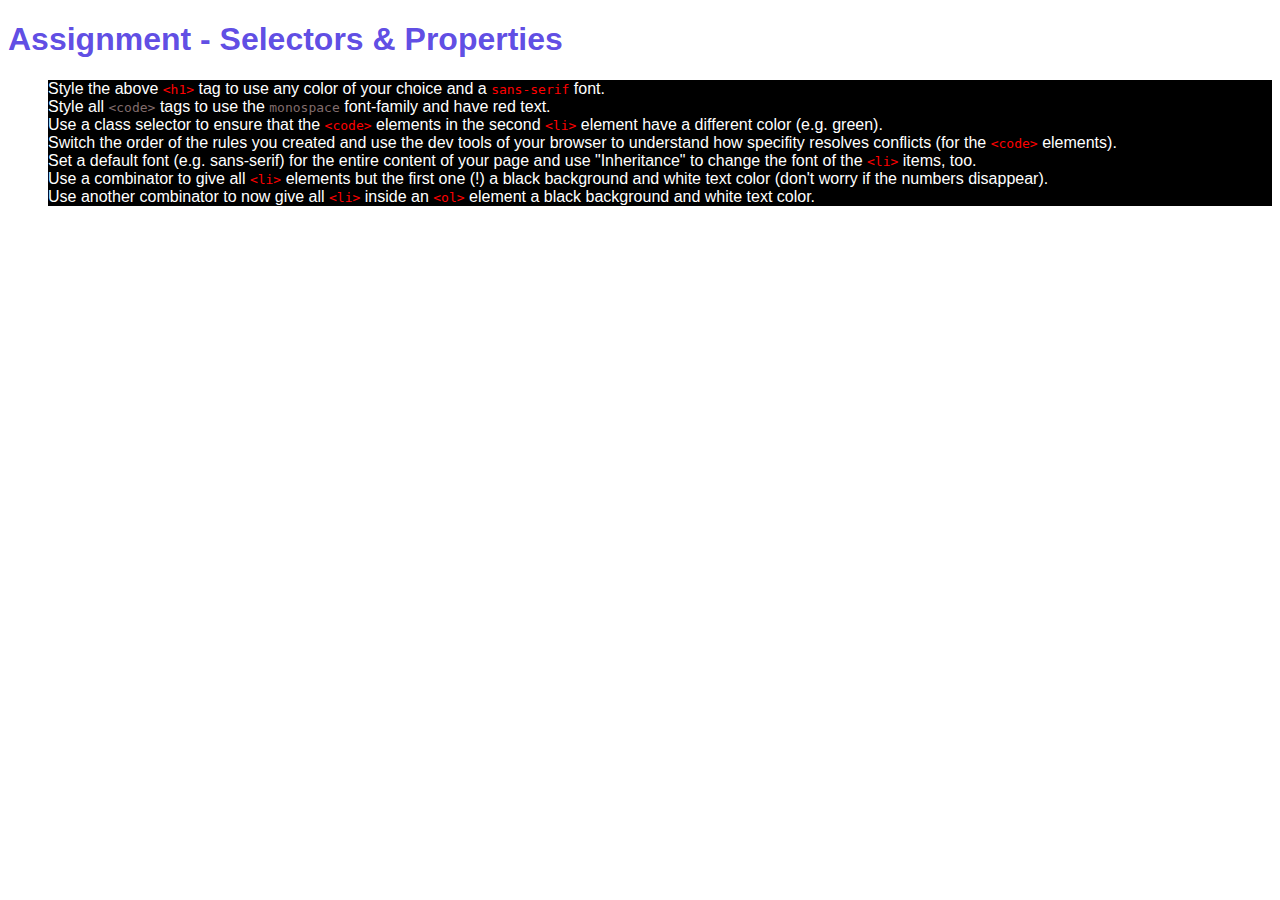
<file: Module 2/Assign1/index.html>
<!DOCTYPE html>
<html lang="en">
<head>
    <meta charset="UTF-8">
    <meta name="viewport" content="width=device-width, initial-scale=1.0">
    <meta http-equiv="X-UA-Compatible" content="ie=edge">
    <title>CSS Course</title>
    <link rel="stylesheet" href="main.css">
</head>
<body>
    <h1 id="assignment-instructions">Assignment - Selectors &amp; Properties</h1>
    <ol>
        <li>Style the above <code>&lt;h1&gt;</code> tag to use any color of your choice and a <code>sans-serif</code> font.</li>
        <li>Style all <code class="different-code">&lt;code&gt;</code> tags to use the <code class="different-code">monospace</code> font-family and have red text.</li>
        <li>Use a class selector to ensure that the <code>&lt;code&gt;</code> elements in the second <code>&lt;li&gt;</code> element have a different color (e.g. green).</li>
        <li>Switch the order of the rules you created and use the dev tools of your browser to understand how specifity resolves conflicts (for the <code>&lt;code&gt;</code> elements).</li>
        <li>Set a default font (e.g. sans-serif) for the entire content of your page and use "Inheritance" to change the font of the <code>&lt;li&gt;</code> items, too.</li>
        <li>Use a combinator to give all <code>&lt;li&gt;</code> elements but the first one (!) a black background and white text color (don't worry if the numbers disappear).</li>
        <li>Use another combinator to now give all <code>&lt;li&gt;</code> inside an <code>&lt;ol&gt;</code> element a black background and white text color.</li>
    </ol>
</body>
</html>
</file>
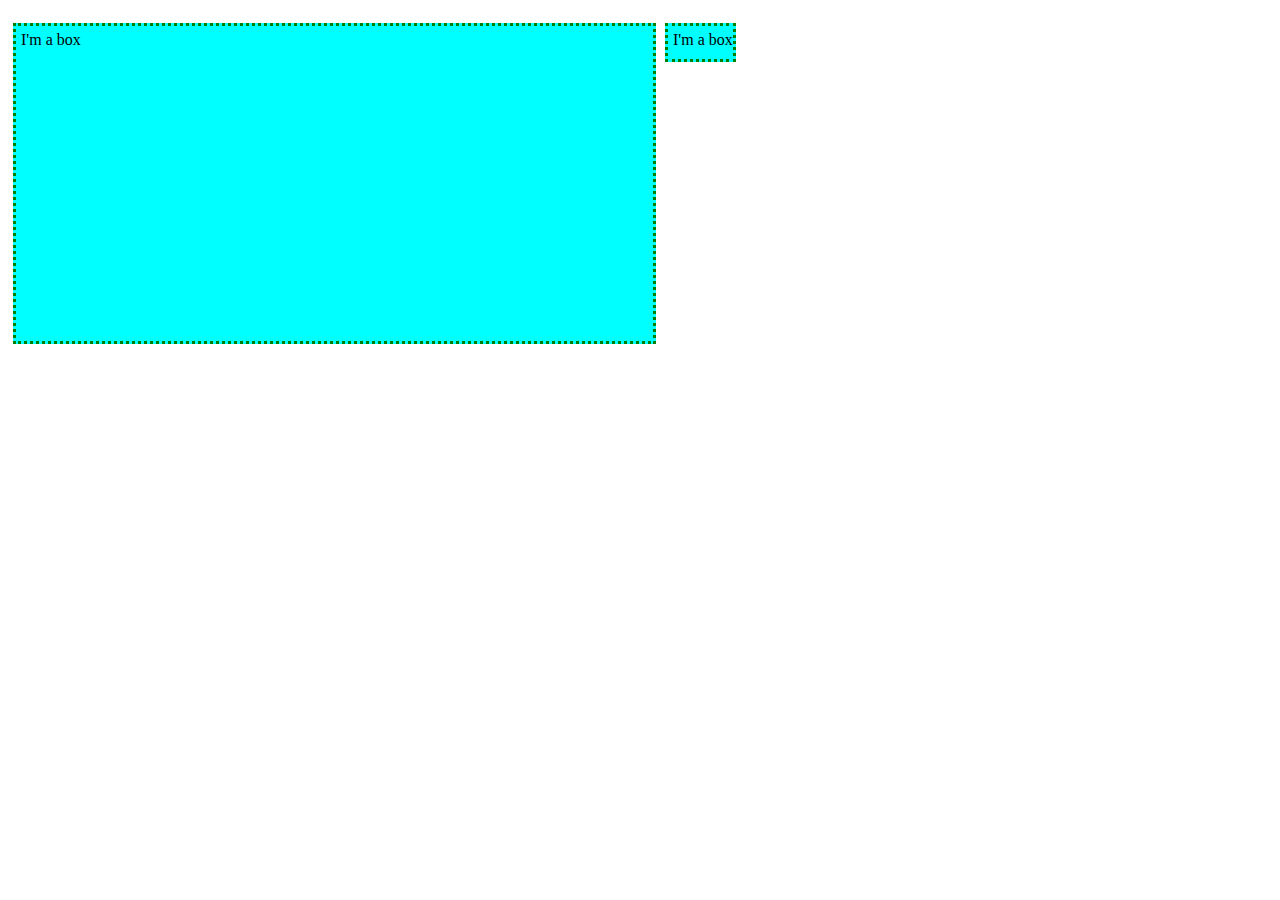
<file: Module 2/Assign2/index.html>
<!DOCTYPE html>
<html lang="en">
<head>
    <meta charset="UTF-8">
    <meta name="viewport" content="width=device-width, initial-scale=1.0">
    <link rel="stylesheet" href="main.css">
    <title>Assignment2</title>
</head>
<body>
    <div class="styled-div one">I'm a box</div>
    <div class="styled-div two">I'm a box</div>
</body>
</html>
</file>
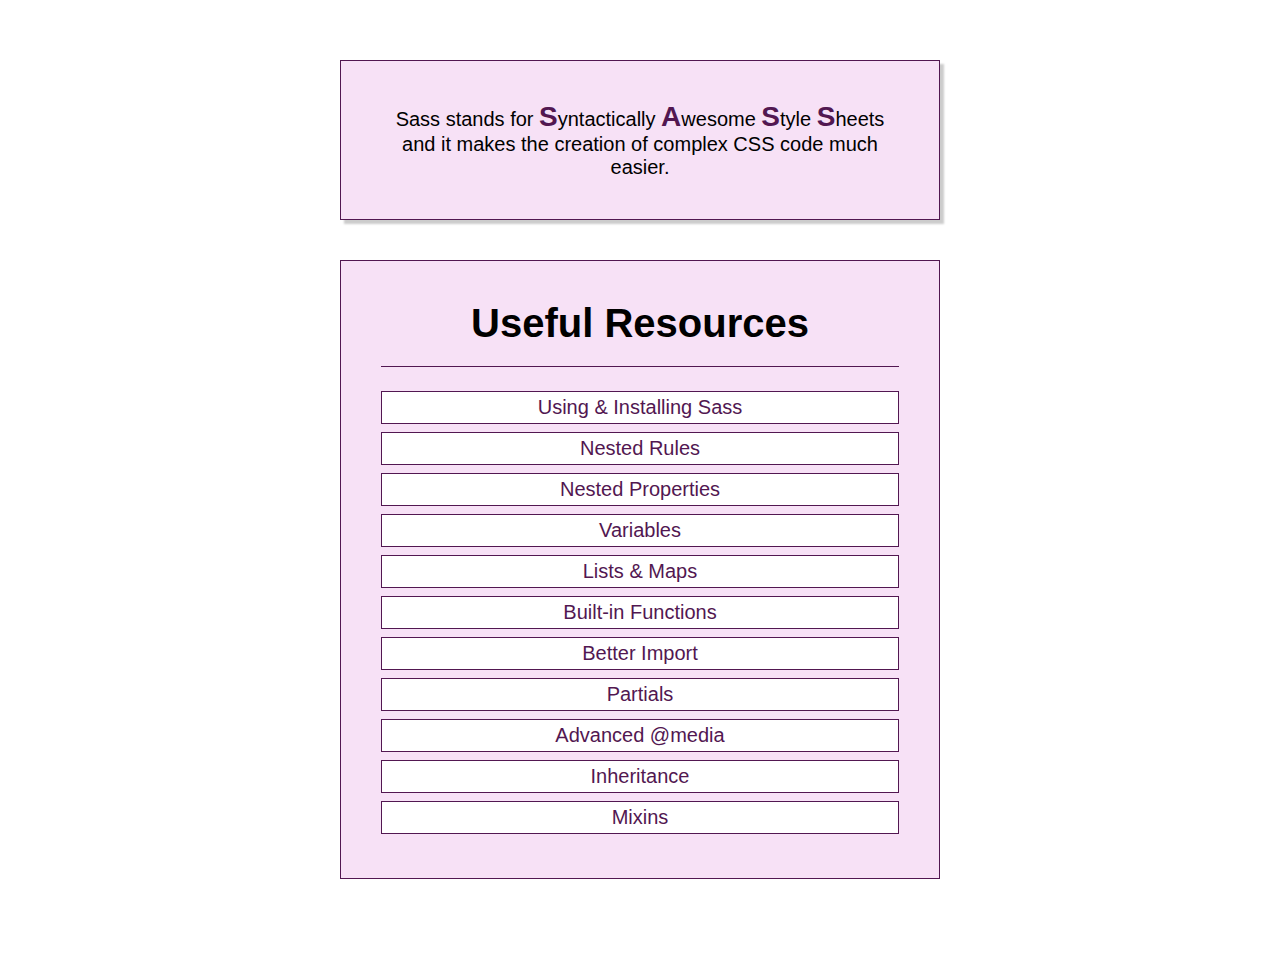
<file: SASS/SASS1/index.html>
<!DOCTYPE html>
<html lang="en">

<head>
    <meta charset="UTF-8">
    <meta name="viewport" content="width=device-width, initial-scale=1.0">
    <meta http-equiv="X-UA-Compatible" content="ie=edge">
    <title>CSS Course</title>
    <link rel="stylesheet" href="main.css">
</head>

<body>
    <div class="container">
        <section class="sass-introduction">
            <p>Sass stands for
                <span class="char-highlight">S</span>yntactically
                <span class="char-highlight">A</span>wesome
                <span class="char-highlight">S</span>tyle
                <span class="char-highlight">S</span>heets and it makes the creation of complex CSS code much easier.</p>
        </section>
        <section class="sass-details">
            <header class="section-header">
                <h1>Useful Resources</h1>
            </header>
            <ul class="documentation-links">
                <li>
                    <a class="documentation-link link-important" href="https://sass-lang.com/documentation/file.SASS_REFERENCE.html#using_sass">Using &amp; Installing Sass</a>
                </li>
                <li>
                    <a class="documentation-link" href="https://sass-lang.com/documentation/file.SASS_REFERENCE.html#nested_rules">Nested Rules</a>
                </li>
                <li>
                    <a class="documentation-link" href="https://sass-lang.com/documentation/file.SASS_REFERENCE.html#nested_properties">Nested Properties</a>
                </li>
                <li>
                    <a class="documentation-link" href="https://sass-lang.com/documentation/file.SASS_REFERENCE.html#variables_">Variables</a>
                </li>
                <li>
                    <a class="documentation-link" href="https://sass-lang.com/documentation/file.SASS_REFERENCE.html#lists">Lists &amp; Maps</a>
                </li>
                <li>
                    <a class="documentation-link" href="https://sass-lang.com/documentation/Sass/Script/Functions.html">Built-in Functions</a>
                </li>
                <li>
                    <a class="documentation-link" href="https://sass-lang.com/documentation/file.SASS_REFERENCE.html#import">Better Import</a>
                </li>
                <li>
                    <a class="documentation-link" href="https://sass-lang.com/documentation/file.SASS_REFERENCE.html#partials">Partials</a>
                </li>
                <li>
                    <a class="documentation-link" href="https://sass-lang.com/documentation/file.SASS_REFERENCE.html#media">Advanced @media</a>
                </li>
                <li>
                    <a class="documentation-link" href="https://sass-lang.com/documentation/file.SASS_REFERENCE.html#extend">Inheritance</a>
                </li>
                <li>
                    <a class="documentation-link" href="https://sass-lang.com/documentation/file.SASS_REFERENCE.html#defining_a_mixin">Mixins</a>
                </li>
            </ul>
        </section>
    </div>
</body>

</html>
</file>
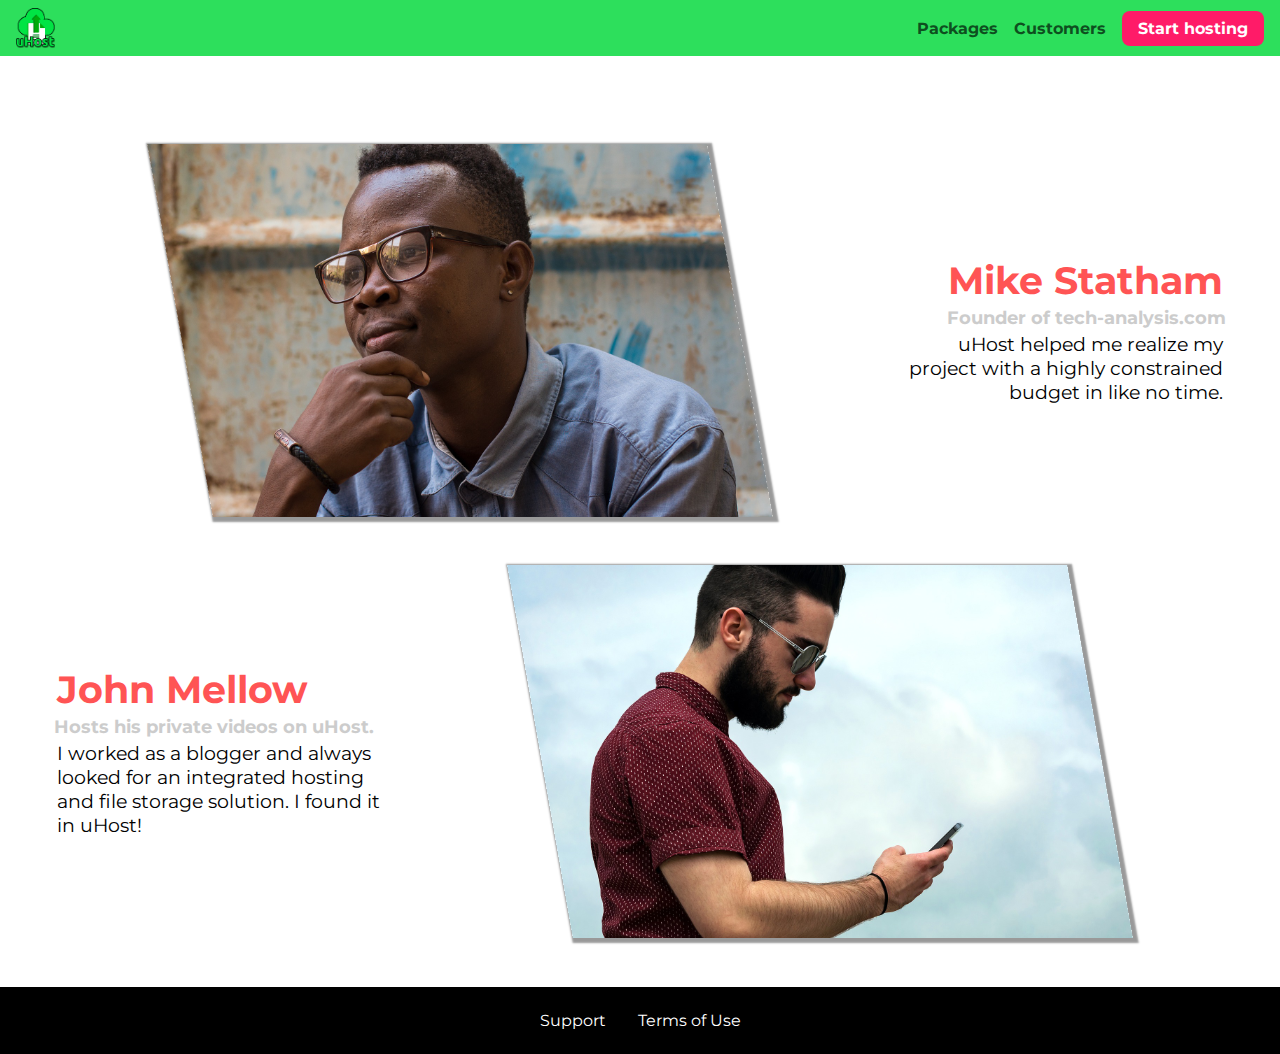
<file: CourseProject/customers.html>
<!DOCTYPE html>
<html lang="en">

<head>
    <meta charset="UTF-8">
    <meta name="viewport" content="width=device-width, initial-scale=1.0">
    <meta http-equiv="X-UA-Compatible" content="ie=edge">
    <title>uHost Customers</title>
    <link rel="shortcut icon" href="img/favicon.png">
    <link rel="stylesheet" href="css/shared.css">
    <link rel="stylesheet" href="css/customers.css">
</head>

<body>
    <div class="backdrop"></div>
    <header class="main-header">
        <div>
            <button class="toggle-button">
                <span class="toggle-button__bar"></span>
                <span class="toggle-button__bar"></span>
                <span class="toggle-button__bar"></span>
            </button>
            <a href="index.html" class="brand-logo">
                <img src="img/uhost-icon.png" alt="uHost - Company">
            </a>
        </div>
        <nav class="main-nav">
            <ul class="main-nav__items">
                <li class="main-nav__item"><a href="packages.html">Packages</a></li>
                <li class="main-nav__item"><a href="customers.html">Customers</a></li>
                <li class="main-nav__item"><a href="start-hosting.html">Start hosting</a></li>
            </ul>
        </nav>
    </header>
    <nav class="mobile-nav">
        <ul class="mobile-nav__items">
            <li class="mobile-nav__item">
                <a href="packages.html">Packages</a>
            </li>
            <li class="mobile-nav__item">
                <a href="customers.html">Customers</a>
            </li>
            <li class="mobile-nav__item">
                <a href="start-hosting.html">Start Hosting</a>
            </li>
        </ul>
    </nav>
    <main>
        <div>
            <div class="testimonial" id="customer-1">
                <div class="testimonial__image-container">
                    <img src="img/customer-1.jpg" alt="Mike Statham - Customer" class="testimonial__image">
                </div>
                <div class="testimonial__info">
                    <h1 class="testimonial__name">Mike Statham</h1>
                    <h2 class="testimonial__subtitle">Founder of
                        <a href="tech-analysis.com">tech-analysis.com</a>
                    </h2>
                    <p class="testimonial__text">uHost helped me realize my project with a highly constrained budget in like no time.</p>
                </div>
            </div>
            <div class="testimonial" id="customer-2">

                <div class="testimonial__info">
                    <h1 class="testimonial__name">John Mellow</h1>
                    <h2 class="testimonial__subtitle">Hosts his private videos on uHost.
                    </h2>
                    <p class="testimonial__text">I worked as a blogger and always looked for an integrated hosting and file storage solution. I found
                        it in uHost!
                    </p>
                </div>
                <div class="testimonial__image-container">
                    <img src="img/customer-2.jpg" alt="John Mellow - Customer" class="testimonial__image">
                </div>
            </div>
        </div>
    </main>
    <footer class="main-footer">
        <nav>
            <ul class="main-footer_links">
                <li class="main-footer_link">
                    <a href="#">Support</a>
                </li>
                <li class="main-footer_link">
                    <a href="#">Terms of Use</a>
                </li>
            </ul>
        </nav>
    </footer>
    <script src="shared.js"></script>
</body>

</html>
</file>
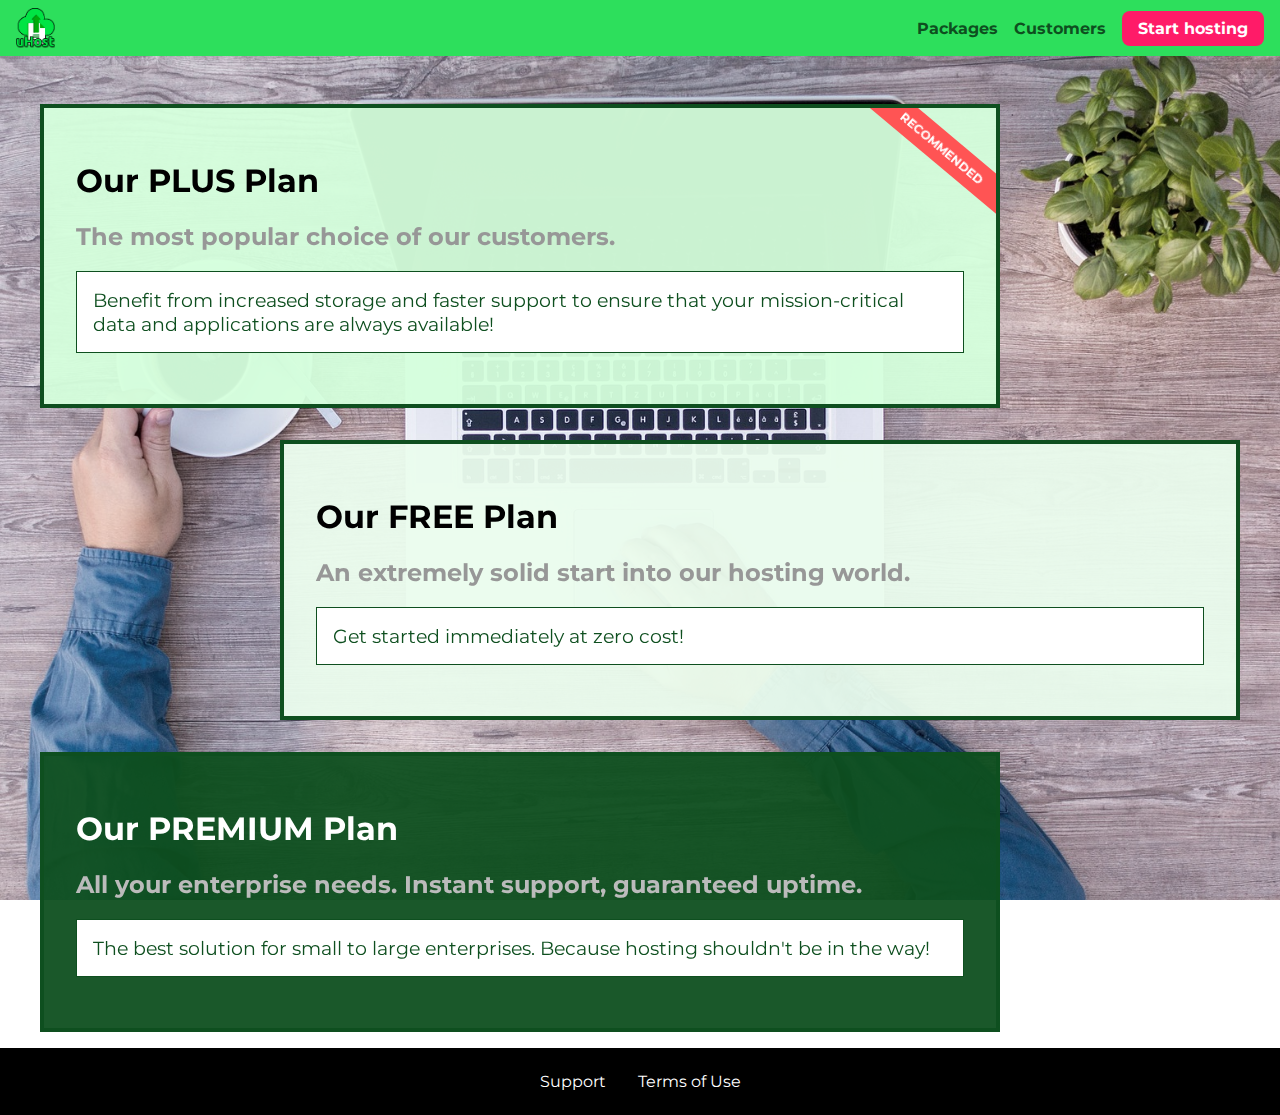
<file: CourseProject/packages.html>
<!DOCTYPE html>
<html lang="en">
<head>
    <meta charset="UTF-8">
    <meta name="viewport" content="width=device-width, initial-scale=1.0">
    <title>Basics</title>
    <link rel="stylesheet" href="css/shared.css">
    <link rel="stylesheet" href="css/packages.css">
    <link rel="shortcut icon" href="img/favicon.png">

</head>
<body>
    <div class="backdrop"></div>
    <div class="background"></div>
    <header class="main-header">
        <div>
            <button class="toggle-button">
                <span class="toggle-button__bar"></span>
                <span class="toggle-button__bar"></span>
                <span class="toggle-button__bar"></span>
            </button>
            <a href="index.html" class="brand-logo">
                <img src="img/uhost-icon.png" alt="uHost - Company">
            </a>
        </div>
        <nav class="main-nav">
            <ul class="main-nav__items">
                <li class="main-nav__item"><a href="packages.html">Packages</a></li>
                <li class="main-nav__item"><a href="customers.html">Customers</a></li>
                <li class="main-nav__item"><a href="start-hosting.html">Start hosting</a></li>
            </ul>
        </nav>
    </header>
    <nav class="mobile-nav">
        <ul class="mobile-nav__items">
            <li class="mobile-nav__item">
                <a href="packages.html">Packages</a>
            </li>
            <li class="mobile-nav__item">
                <a href="customers.html">Customers</a>
            </li>
            <li class="mobile-nav__item">
                <a href="start-hosting.html">Start Hosting</a>
            </li>
        </ul>
    </nav>
    <main>
        <section class="package" id="plus">
            <a href="#">
                <h1 class="package__title">Our PLUS Plan</h1>
                <h2 class="package__badge">RECOMMENDED</h2>
                <h2 class="package__subtitle">The most popular choice of our customers.</h2>
                <p class="package__info">Benefit from increased storage and faster support to ensure that your mission-critical data and applications
                    are always available!</p>
            </a>
        </section>
        <section class="package" id="free">
            <a href="#">
                <h1 class="package__title">Our FREE Plan</h1>
                <h2 class="package__subtitle">An extremely solid start into our hosting world.</h2>
                <p class="package__info">Get started immediately at zero cost!</p>
            </a>
        </section>
        <div class="clearfix"></div>
        <section class="package" id="premium">
            <a href="#">
                <h1 class="package__title">Our PREMIUM Plan</h1>
                <h2 class="package__subtitle">All your enterprise needs. Instant support, guaranteed uptime. </h2>
                <p class="package__info">The best solution for small to large enterprises. Because hosting shouldn't be in the way!</p>
            </a>
        </section>
    </main>
    <footer class="main-footer">
        <nav>
            <ul class="main-footer_links">
                <li class="main-footer_link">
                    <a href="#">Support</a>
                </li>
                <li class="main-footer_link">
                    <a href="#">Terms of Use</a>
                </li>
            </ul>
        </nav>
    </footer>
    <script src="shared.js"></script>
</body>
</html>
</file>
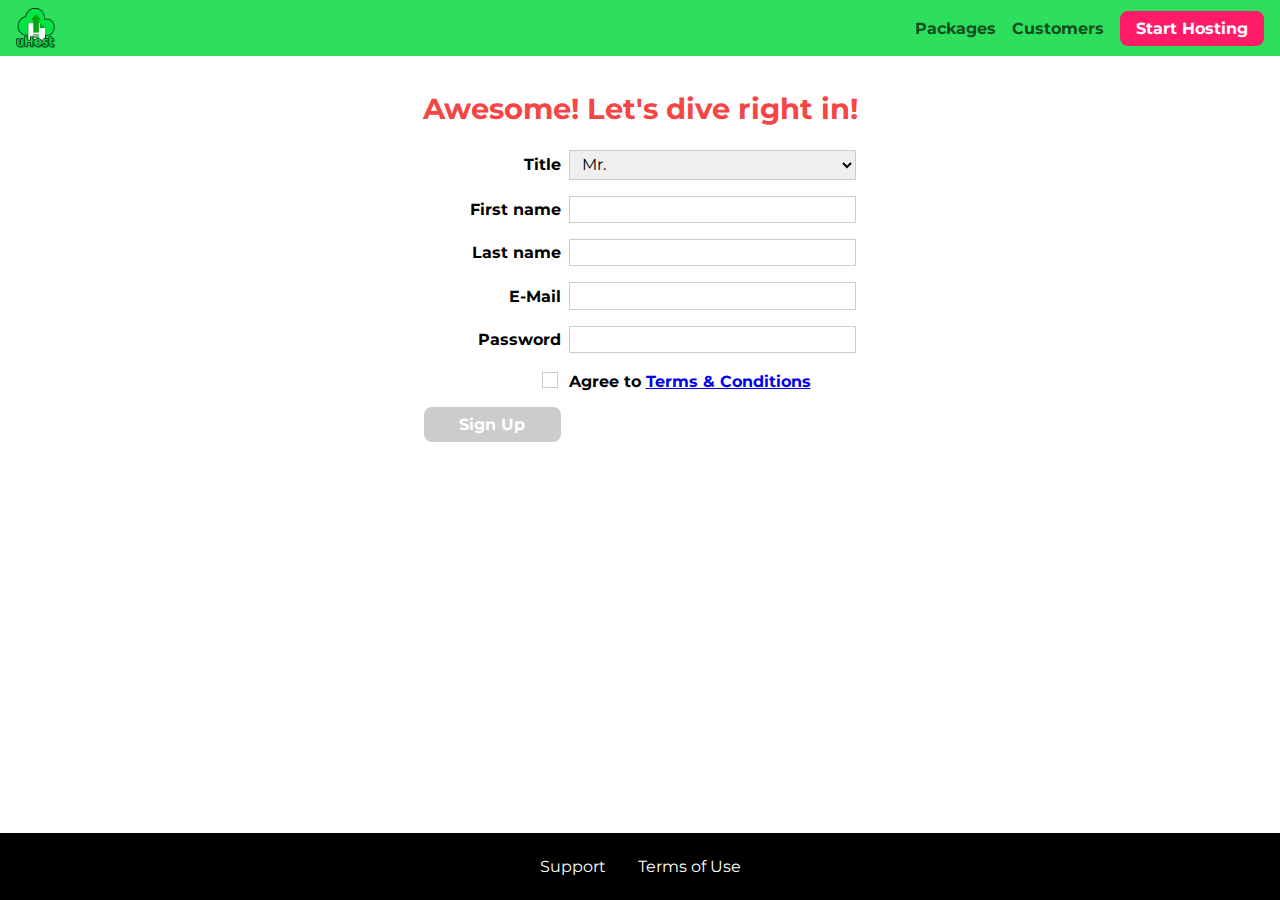
<file: CourseProject/start-hosting.html>
<!DOCTYPE html>
<html lang="en">

<head>
    <meta charset="UTF-8">
    <meta name="viewport" content="width=device-width, initial-scale=1.0">
    <meta http-equiv="X-UA-Compatible" content="ie=edge">
    <title>uHost Signup</title>
    <link rel="shortcut icon" href="img/favicon.png">
    <link rel="stylesheet" href="css/shared.css">
    <link rel="stylesheet" href="css/start-hosting.css">
</head>

<body>
    <div class="backdrop"></div>
    <header class="main-header">
        <div>
            <button class="toggle-button">
                <span class="toggle-button__bar"></span>
                <span class="toggle-button__bar"></span>
                <span class="toggle-button__bar"></span>
            </button>
            <a href="index.html" class="brand-logo">
                <img src="img/uhost-icon.png" alt="uHost - Your favorite hosting company">
            </a>
        </div>
        <nav class="main-nav">
            <ul class="main-nav__items">
                <li class="main-nav__item">
                    <a href="packages.html">Packages</a>
                </li>
                <li class="main-nav__item">
                    <a href="customers.html">Customers</a>
                </li>
                <li class="main-nav__item main-nav__item--cta">
                    <a href="start-hosting.html">Start Hosting</a>
                </li>
            </ul>
        </nav>
    </header>
    <nav class="mobile-nav">
        <ul class="mobile-nav__items">
            <li class="mobile-nav__item">
                <a href="packages.html">Packages</a>
            </li>
            <li class="mobile-nav__item">
                <a href="customers.html">Customers</a>
            </li>
            <li class="mobile-nav__item mobile-nav__item--cta">
                <a href="start-hosting.html">Start Hosting</a>
            </li>
        </ul>
    </nav>
    <main class="signup-page">
        <h1 class="signup-title">Awesome! Let's dive right in!</h1>
        <form action="index.html" class="signup-form">
            <label for="title">Title</label>
            <select id="title">
                <option value="mr">Mr.</option>
                <option value="ms">Ms.</option>
            </select>
            <label for="first-name">First name</label>
            <input type="text" id="first-name">
            <label for="last-name">Last name</label>
            <input type="text" id="last-name">
            <label for="email">E-Mail</label>
            <input type="email" id="email">
            <label for="password">Password</label>
            <input type="password" id="password">
            <input type="checkbox" id="agree-terms">
            <label for="agree-terms">Agree to
                <a href="#">Terms &amp; Conditions</a>
            </label>
            <button type="submit" class="button" disabled>Sign Up</button>
        </form>
    </main>
    <footer class="main-footer">
        <nav>
            <ul class="main-footer_links">
                <li class="main-footer_link">
                    <a href="#">Support</a>
                </li>
                <li class="main-footer_link">
                    <a href="#">Terms of Use</a>
                </li>
            </ul>
        </nav>
    </footer>
   
    <script src="shared.js"></script>
</body>

</html>
</file>
<file: 3dtransforms/main.css>
.container {
    margin: 150px auto;
    border: 1px solid black;
    width: 200px;
    height: 200px;
    position: relative;

    transform: rotateY(130deg);
    /* for all chilren */
    perspective: 1000px;
    perspective-origin: center;
    transform-style: preserve-3d;
    
}

.box1 {
    position: absolute;
    background: red;
    width: 100%;
    height: 100%;
    color: white;
    text-align: center;
    font-size: 2rem;
    transform: rotateY(80deg);
    /* perspective only for this elem */
    /* transform: perspective(105px) rotateX(0) rotateY(80deg); */

    /* hide if displayed from the back */
    /* backface-visibility: hidden; */
}

.box2 {
    position: absolute;
    background: rgb(0, 0, 255);
    width: 100%;
    height: 100%;
    color: white;
    text-align: center;
    font-size: 2rem;
    
    transform: translateZ(-22rem);
}
</file>
<file: 6.Positioning/main.css>
html {
    background: #b3b3b3;
    padding: 15px;
    border: 5px solid white;
    margin: 15px;
    height: 2000px;
}

body {
    background: #fa923f;
    padding: 20px;
    border: 5px solid black;
    margin: 0;
}

.parent {
  background: white;
  padding: 20px;
  border: 5px solid black;
  margin: 0;
  overflow: hidden;
}
  

.parent > div {
  background: rgb(105, 105, 109);
  color: white;
  padding: 10px;
  border: 5px solid black;
  margin: 10px;
}

.parent > .child-1 {
  position: relative;
  top:130px;
  left: 20px;
}
</file>
<file: CourseProject/css/shared.css>
@import url('https://fonts.googleapis.com/css2?family=Anton&family=Roboto:wght@900&family=Montserrat:wght@400;700&display=swap');

* {
    box-sizing: border-box;
}

main {
    margin: 0 auto;
    grid-row: 2 / span 1;   
}

body {
    font-family: 'Montserrat', sans-serif;
    margin: 0;
    padding-top: 3.5rem;
   
}

/* generally - implementing fallbacks */
@supports (display: grid) {
    body {
        display: grid;
        grid-template-rows: 3.5rem auto fit-content(8rem);
        height: 100vh;
        padding-top: 0;
    }
}

.backdrop {
    position: fixed;
    left: 0;
    top: 0;
    background-color: rgba(0, 0, 0, 0.5);
    width: 100vw;
    height: 100vh;
    z-index: 100;
    display: none;
    opacity: 0;
    transition: opacity 500ms;
}

/* Header */
.main-header {
    background-color: #2ddf5c;
    width: 100%;
    padding: 0.5rem 1rem;
    position: fixed;
    top: 0;
    left: 0;
    z-index: 2;
    display: flex;
    align-items: center;
    justify-content: space-between;
}

.brand-logo {
    color: #0e4f1f;
    text-decoration: none;
    font-weight: bold;
} 

.brand-logo img {
    height: 2.5rem;
    vertical-align: bottom;
}

.toggle-button {
    width: 2.4rem;
    background: transparent;
    border: none;
    cursor: pointer;
    padding-top: 0;
    padding-bottom: 0;
    vertical-align: middle;  
}
  
.toggle-button:focus {
    outline: none;
}
  
.toggle-button__bar {
    width: 100%;
    height: 0.2rem;
    background: black;
    display: block;
    margin: 0.5rem 0;
}

.main-nav  {
    display: none;
}

.main-nav__items {
    display: flex;
    margin: 0;
    padding: 0;
    list-style: none;
}

.main-nav__item {
    list-style: none;
    font-weight: bold;
    margin-left: 1rem;
}

.main-nav__item > a,
.mobile-nav__item > a {
    text-decoration: none;
    color: #0e4f1f;
    padding: 0.1875rem 0;
}

.main-nav__item > a:hover,
.main-nav__item > a:active {
    color: white;
    border-bottom: 5px solid white;
}

.main-nav__item:last-child {
    /* name duration delay iterations*/
    /* animation: shake 400ms 8 alternate-reverse forwards; */
    animation-name: shake;
    animation-duration: 4000ms;
    animation-iteration-count: infinite; 
    animation-fill-mode: forwards;
    animation-direction: alternate;
    /* animation-timing-function: linear;  default*/
}

/* Keyframse for CTA button */
@keyframes shake {
    0% {
        transform: rotateZ(-10deg);  
    }

    50% {
        transform: rotateZ(0deg);
    }

    100% {
        transform: rotateZ(10deg);
    }
}

.main-nav__item:last-child > a,
.mobile-nav__item:last-child > a {
    color: white;
    background-color: #ff1b68;
    padding: 0.5rem 1rem;
    border-radius: 8px;
}

.main-nav__item:last-child > a:hover,
.main-nav__item:last-child > a:active,
.mobile-nav__item:last-child > a:hover,
.mobile-nav__item:last-child > a:active {
    color:#ff1b68;
    background-color: white;
    border: none;
}

/* mobile navigation */
.mobile-nav {
    display: none;
    position: fixed;
    z-index: 101;
    top: 0;
    left: 0;
    background-color: #b4b4b4;;
    width: 80%;
    height: 100vh;
    transform: translateX(-100%);
    transition: transform 500ms ease-out;
  }
  
  .mobile-nav__items {
    width: 80%;
    height: 100%;
    display: flex;
    flex-direction: column;
    align-items: center;
    justify-content: center;
    list-style: none;
    margin: 0 auto;
    padding: 0;
  }
  
  .mobile-nav__item {
    margin: 1rem 0;
  }
  
  .mobile-nav__item a {
    font-size: 1.5rem;
  }
  


/* Modal */
.modal {
    display: none;
    position: fixed;
    z-index: 200;
    top: 20%;
    left: 30%;
    width: 40%;
    background: white;
    padding: 1rem;
    border: 1px solid #ccc;
    box-shadow: 1px 1px 1px rgba(0, 0, 0, 0.5);
    opacity: 0;
    transform: translateY(-3rem);
    transition: opacity 200ms, transform 200ms cubic-bezier(0.5, 1, 0.89, 1);
  }
  
  .modal__title {
    text-align: center;
    margin: 0 0 1rem 0;
  }
  
  .modal__actions {
    text-align: center;
  }
  
  .modal__action {
    border: 1px solid #0e4f1f;
    background: #0e4f1f;
    text-decoration: none;
    color: white;
    font: inherit;
    padding: 0.5rem 1rem;
    cursor: pointer;
  }
  
  .modal__action:hover,
  .modal__action:active {
    background: #2ddf5c;
    border-color: #2ddf5c;
  }
  
  .modal__action--negative {
    background: red;
    border-color: red;
  }
  
  .modal__action--negative:hover,
  .modal__action--negative:active {
    background: #ff5454;
    border-color: #ff5454;
  }


  /* buttons-default */
  .button {
    background-color: #0b4a1f;
    color: white;
    font: inherit;
    border: 1.5px solid #0b4a1f;
    padding: 0.5rem;
    border-radius: 8px;
    font-weight: bold;
    cursor: pointer;
}

.button:hover,
.button:active {
    color: #0b4a1f;
    background-color: white;
}

.button:focus {
    outline: none;
}

/* Footer */

.main-footer {
    background-color: black;
    color: white;
    padding: 1.5rem;
    grid-row: 3 / -1;
}

.main-footer_links {
    margin: 0;
    list-style: none;
    padding: 0;
    display: flex;
    flex-direction: column;
    align-items: center;
}

.main-footer_link {
    margin: 0.5rem 0;
}

.main-footer_link > a {
    text-decoration: none;
    color: white;
}

.main-footer_link > a:hover {
    color: #ccc;
}

.display {
    display: block !important;
    opacity: 1;
    transform: translateY(0) translateX(0);
}


/* footer + navbar + buttons query */
@media (min-width: 40rem) {
    .toggle-button {
        display: none;
    }

    .main-nav {
        display: flex;
    }

    .main-footer_links {
        flex-direction: row;
        justify-content: center;
        
    }

    .main-footer_link {
        margin: 0 1rem;
    }
}
</file>
<file: CourseProject/css/main.css>
#product-overview {
    background: linear-gradient(to top, rgba(80, 68, 18, 0.5) 10%, transparent), url("../img/freedom.jpg") left 30% top 30%/cover no-repeat border-box, #ff1b68;
    /* background-size: cover;
    
    background-position: left 10% bottom 20% ;  */
    /* background-repeat: no-repeat; */
    /* border: 5px dashed red; */
    /* background-origin: border-box;
    background-attachment: fixed; */
    /* background-image: radial-gradient(closest-corner at 20% 50%, red, blue, green); */
    width: 100vw;
    height: 33vh; 
    position: relative;
    z-index: -1;
}

#product-overview h1 {
    color:white;
    font-family: 'Anton', sans-serif; 
    position: absolute;
    bottom: 15%;
    left: 3%;
    font-size: 1.6rem;
}

.section-title {
    color: #2ddf5c;
    text-align: center;
    margin: 0.5rem 0 0 0;
}

/* Plans-section */

.plan {
    background-color: #d5ffdc;
    text-align: center;
    padding: 1rem;
    margin: 0.5rem 0;
}

.plan__title {
    color: #0e4f1f;
}

.plan__price {
    color: #858585;
}


.plan__features {
    list-style: none;
    margin: 0;
    padding: 0;
}

.plan__feature {
    margin: 0.5rem 0;
}

.plan--highlighted {
    background-color: #19b84c;
    color: white;
}

.plan__annotation {
    background-color: white;
    color: #0b4a1f;
    border-radius: 10px;
    padding: 0.5rem;
    box-shadow:  0 0 4px 1px rgba(0, 0, 0, 0.7);
}

.plan--highlighted > .plan__title {
    color: white;
}

.plan--highlighted > .plan__price {
    color: #0b4a1f;
}

/* Key-features section */

#key-features {
    background-color: #ff1b68;
    margin-top: 5rem; 
    padding: 1rem;
}

#key-features > .section-title {
    color: white;
    margin: 2rem; 
}

.key-feature__list {
    list-style: none;
    margin: 0;
    padding: 0;
    text-align: center;
}

.key-feature__description {
    text-align: center;
    font-size: 1.25rem;
    font-weight: bold;
    color: white;
}


.key-feature__image {
    width: 128px;
    height: 128px;
    padding: 1.25rem;
    border: 2px solid #424242;
    background-color: #ffcede;
    border-radius: 50%;
    margin: 0 auto;
}

/* image + headline */
@media (min-width: 40rem) and (min-height: 40rem) {
    #product-overview {
        height: 40vh;
        background-position: 50% 25%;
    }

    #product-overview h1 {
        font-size: 3rem;
    }
}

/* plans + features when bigger than 40 rem query*/
@media (min-width: 40rem) {
    .plan__list {
        width: 100%;
        display: flex;
        flex-direction: row;
        justify-content: center;
        align-items: center;
    }
    
    .plan {
        width: 30%;
        min-width: 13rem;
        max-width: 25rem;
        height: 80%;
        display: flex;
        flex-direction: column;
        justify-content: space-evenly;
    }

    

    .plan--highlighted {
        box-shadow:  0 0 8px 1px rgba(222, 35, 35, 0.7);
        z-index: 1;
        height: 95%
    }

    .key-feature__list {
       display: flex;
       justify-content: center;
    }

    .key-feature {
       
        width: 30%;
        max-width: 25rem;
    }
}
</file>
<file: flexbox/main.css>
* {
    box-sizing: border-box;
    font-size: 1.5rem;
}

html {
    background: #b3b3b3;
    padding: 5px;
}

body {
    background: #b3b3b3;
    padding: 5px;
    margin: 0;
  }
  
.flex-container {
    background: white;
    height: 300px;
    display: flex;
    flex-direction: column;
    flex-wrap: wrap;
  }

.item-1 {
    background: #ff7300;
    color: white;
    border:5px solid black;
    flex: 1 1 80px;
}

.item-1:last-of-type {
    flex-grow: 0;
}

.item-2 {
    background: #ff9640;
    color: white;
    padding: 10px;
    border: 5px solid black;
    margin: 10px;
    width: 250px;
    font-size: 1.8rem;
}

.item-3 {
    background: #ff9640;
    color: white;
    padding: 10px;
    border: 5px solid black;
    margin: 10px;
    height: 250px;
}

.item-4 {
    background: #f5c096;
    color: white;
    padding: 10px;
    border: 5px solid black;
    margin: 10px;
    width: 300px;
    height: 300px;
}

.item-5 {
    background: #d3c0b1;
    color: white;
    padding: 10px;
    border: 5px solid black;
    margin: 10px;
    width: 350px;
    flex-grow: 1;
}

.item-6 {
    background: #d3c0b1;
    color: white;
    padding: 10px;
    border: 5px solid black;
    margin: 10px;
    width: 350px;
    flex-grow: 0;
}
</file>
<file: Grid/main.css>
.container {
    margin: 20px;
    display: grid;
    grid-template-columns: [hd1-start] repeat(4, 1fr) [hd1-end];
    grid-template-rows: [hd1-start] 5rem [hd1-end] 8rem 5rem;
    height: 500px;

    /* row, column or as margin/padding */
    /* grid-gap: 10px 0.5rem;  */
    grid-template-areas: "elem3 elem3 elem3 elem3"
                         ". side main main"
                         "foot foot foot foot";
}

@media (max-width: 40rem) {
    .container {
        grid-template-areas: "elem3 elem3 elem3 elem3"
                         "main main main main"
                         "side side side side"
                         "foot foot foot foot";
                         grid-template-rows: [hd1-start] 5rem [hd1-end] 8rem 5rem 3rem;
    }
}

.el1 {
    background: rgba(255, 154, 72, 0.5);
    grid-area: side;
    
}

.el2 {
    background: rgba(255, 0, 0, 0.5);
    grid-area: main;
}

.el3 {
    background: rgba(0, 128, 0, 0.5);
    /* grid-column-start: 2;
    grid-column-end: -1; */
    /* grid-column: 2 / -2;
    grid-row-start: 1;
    grid-row-end: span 2; */

    /* row-start / col-start / row-end / col-end */
    /* grid-area: 1 / 2 / span 2 / -1; */
    grid-area: hd1;
}

.el4 {
    background: rgba(0, 4, 255, 0.5);
    grid-area: foot;
}
</file>
<file: Grid2/main.css>
html {
    height: 100%;
}

body {
    display: grid;
    margin: 20px;
    height: 100%;
    grid-template-columns: [col-1-start] 1fr [col-1-end col-2-start] 3fr [col-2-end];
    grid-template-rows: 4.5rem auto 4.5rem;
    grid-template-areas: "header header"
                         "sbar main"
                         "ftr ftr"   ;
}

header {
    background: blue;
    color: white;
    grid-area: header;
}

main {
    background: red;
    color: white;
    grid-area: main;
}

aside {
    background: green;
    color: white;
    grid-area: sbar;
  
}

footer {
    background: purple;
    color: white; 
    grid-area: ftr;
}
</file>
<file: GridAutoflow/main.css>
.container {
    margin: 20px;
    display: grid;
    grid-template-columns: repeat(auto-fit, 10rem);
    grid-template-rows: 20rem 20rem;
    grid-auto-rows: minmax(8rem, auto);
    grid-gap: 1.5rem;
    justify-content: center;
    grid-auto-flow: row dense;
   
}

.quote {
  border: 1px solid #fa923f;
  background: #ffbd87;
  font-family: sans-serif;
  padding: 1rem;
  border-radius: 5px;
}

.quote--featured {
  border: #ff4213;
  background: #ff9f87;
  grid-column: span 2;
}
/* 
.quote:nth-of-type(2) {
  grid-column: span 2;
} */
</file>
<file: Module 4/main.css>
* {
    box-sizing: content-box;
}

body {
    font-family: sans-serif;
}

nav {
    margin-bottom: 16px;
    background: #fa923f;
    padding: 8px 0;
}

a {
    text-decoration: none;
    color: white;
    margin: 10px;
}

a.active {
    color: black;
}
a {
    color: blue;
}

.main-section {
    height: 800px;
    border: 1px solid #ccc;
    padding: 16px;
    margin: 16px
   
}



.highlighted {
    border: 2px solid #fa923f;
    height: 200px;
    margin: 0;
    
}
</file>
<file: StickyPositioning/main.css>
html {
    background: #b3b3b3;
    padding: 15px;
    border: 5px solid white;
    margin: 15px;
    height: 2000px;
}

body {
    background: #e4d3da;
    padding: 20px;
    border: 5px solid black;
    margin: 0;
  }
  
.parent {
    background: white;
    padding: 20px;
    border: 5px solid black;
    margin: 10px;
  }

.parent .country {
    background: #fa923f;
    color: white;
    padding: 10px;
    border: 5px solid black;
    margin: 10px;
    position: sticky;
    top: 10px;
    bottom: 10px;
}
  
.parent .cities {
    background: rgb(105, 105, 109);
    color: white;
    padding: 10px;
    border: 5px solid black;
    margin: 10px;
}
</file>
<file: Module 2/Assign1/main.css>
h1 {
    font-family: sans-serif;
    color: #5c4ae4f8;
}

.different-code {
    color: #816c6c;
}

code {
    font-family: monospace;
    color: red;
}

body {
    font-family: sans-serif;
}

li + li {
    background: black;
    color: white;
}

ol > li {
    color: white; 
    background: black;
}
</file>
<file: Module 2/Assign2/main.css>
* {
    box-sizing: content-box;
}

.styled-div {
    display: inline-block;
    background-color: aqua;
    border: 3px dotted green;
    padding: 5px 0 10px 5px;
    margin: 15px 0 10px 5px;
}

.one{
    height: 300px;
    width: 50%;
    /* visibility: hidden; */
}

.one:hover {
    display: none;
}

.two:hover {
    visibility: hidden;
}
</file>
<file: SASS/SASS1/main.css>
.char-highlight {
  font-weight: bold;
  font-size: 1.4rem;
  color: #521751;
}

html {
  font-size: 94.75%;
}
@media (min-width: 40rem) {
  html {
    font-size: 125%;
  }
}

body {
  font-family: Arial, sans-serif;
  margin: 0;
}

.container {
  display: -webkit-box;
  display: -ms-flexbox;
  display: -webkit-flex;
  display: flex;
  flex-direction: column;
  flex-wrap: nowrap;
  align-items: center;
  padding: 3rem 0;
  box-sizing: border-box;
}

.sass-section, .sass-details, .sass-introduction {
  border: 0.05rem solid #521751;
  background: #f7e1f6;
  padding: 2rem;
  text-align: center;
  width: 90%;
  box-sizing: border-box;
}
@media (min-width: 40rem) {
  .sass-section, .sass-details, .sass-introduction {
    width: 30rem;
  }
}

.sass-introduction {
  box-shadow: 0.2rem 0.2rem 0.1rem #ccc;
}

.sass-details {
  margin: 2rem 0;
}

.sass-introduction p {
  margin: 0;
}

.section-header {
  border-bottom: 0.05rem solid #521751;
}

.section-header h1 {
  margin: 0 0 1rem 0;
}

.documentation-links {
  list-style: none;
  margin: 1rem 0 0 0;
  padding: 0;
  display: -webkit-box;
  display: -ms-flexbox;
  display: -webkit-flex;
  display: flex;
  flex-direction: column;
}
.documentation-links li {
  margin: 0.2rem 0;
  background: white;
}
.documentation-links .documentation-link {
  text-decoration: none;
  color: #521751;
  display: block;
  padding: 0.2rem;
  border: 0.05rem solid #521751;
}
.documentation-links .documentation-link:hover, .documentation-links .documentation-link:active {
  color: white;
  background: #fa923f;
  border-color: #fa923f;
}

/*# sourceMappingURL=main.css.map */
</file>
<file: CourseProject/css/customers.css>
main {
  padding-top: 2.5rem;
}

.testimonial {
    font-size: 1.2rem;
  }

.testimonial__image-container {
    max-width: 35rem;
    width: 70%;
    transform: skewX(10deg);
    margin: 0 auto;
    box-shadow: 2px 2px 2px 3px rgba(0, 0, 0, 0.4);
    overflow: hidden;
    
}

  .testimonial__image {
    width: 100%;
    /* to fix whitespace bug, no need actually */
    display: block;
    transform: skewX(-10deg) scale(1.2);
    
  }
  
  .testimonial__info {
    text-align: right;
    padding: 0.875rem;
  }

#customer-1:hover > .testimonial__image-container,
#customer-2:hover > .testimonial__image-container {
  animation: flip-customer 500ms ease-out forwards;
}
  
  #customer-2.testimonial {
    text-align: right;
  }
  
  #customer-2 .testimonial__info {
    text-align: left;
  }
  
  .testimonial__name {
    margin: 0.1875rem;
    color: #ff5454;
    font-size: 2em;
  }
  
  .testimonial__subtitle {
    margin: 0;
    font-size: 1.125rem;
    color: #ccc;
  }
  
  .testimonial__subtitle a {
    color: inherit;
    text-decoration: none;
  }
  
  .testimonial__subtitle a:hover,
  .testimonial__subtitle a:active {
    color: #7a7a7a;
  }
  
  .testimonial__text {
    margin: 0.1875rem;
  }

@media (min-width: 40rem) {
  .testimonial {
    margin: 3rem auto;
    max-width: 75rem;
    display: flex;
    align-items: center;
    justify-content: space-around;
  }

  .testimonial__image-container {
    width: 60%;
  }

  .testimonial__info {
    width: 30%;
  }
}

@keyframes flip-customer {
  0% {
    transform: rotateY(0) skew(10deg);
  }

  50% {
    transform: rotateY(160deg) skew(10deg);
  }

  100% {
    transform: rotateY(360deg) skew(10deg);
  }
}
</file>
<file: CourseProject/css/packages.css>
@font-face {
    font-family: "AnonymousPro";
    src: url('../Anonymous_Pro/AnonymousPro-Regular.ttf');
}

@font-face {
    font-family: "AnonymousPro";
    src: url('../Anonymous_Pro/AnonymousPro-Bold.ttf');
    font-weight: 700;
}

main {
    padding-top: 2rem;
}

.background {
    background: url("../img/plans-background.jpg") center/cover;
    filter: grayscale(30%);
    height: 100%;
    width: 100vw;
    position: fixed;
    z-index: -1;
}

.package {
    width: 80%;
    margin: 1rem 0; 
    border: 4px solid #0e4f1f;
    border-left: none;
    position: relative;
    overflow: hidden;
}

.package:hover,
.package:active {
    box-shadow: 2px 2px 4px rgba(0, 0, 0, 0.5);
    border-color: #ff5454;
}

.package a {
    text-decoration: none;
    color: inherit;
    display: block;
    padding: 2rem;
}

.package__badge {
    position: absolute;
    right: 0;
    top: 0;
    font-size: 0.75rem;
    color: white;
    background-color: #ff5454;
    padding: 0.5rem;
    margin: 0;
    width: 12rem;
    text-align: center;
    transform: rotateZ(40deg) translate(3rem, -0.5rem);
}

.package__subtitle {
    color: #979797;
}

.package__info {
    padding: 1rem;
    border: 1px solid #0e4f1f;
    color: #0e4f1f;
    background-color: white;
    font-size: 1.2rem;
    /*font-style: italic; 
    font-variant: small-caps;
    font-weight: 700;
    font-size: 1.25rem;
    font-family: "AnonymousPro", serif;  */
    /* 
    ORDER MATTERS!!!
    font-style font-variant font-weight font-size/line-height font-family 
    */
    /* font:  700 1.2rem "AnonymousPro", sans-serif; */

    /* system fonts 
    font:menu;
    */
     
}

#plus {
    background-color: rgba(213, 255, 220, 0.95);
}

#free {
    background-color: rgba(234, 252, 237, 0.95);
    float:right;
    border-left: 4px solid #0e4f1f;
    border-right: none;
}

#free:hover,
#free:active {
    border-left-color: #ff5454;
}

.clearfix {
    clear:right;
}

#premium {
    background-color: rgba(14, 79, 31, 0.95);
}

#premium .package__title {
    color: white;
}

#premium .package__subtitle {
    color: #bbb;
}


@media (min-width: 40rem) {
    main {
        max-width: 75rem;
    }  
}

@media (min-width: 75rem) {
    .package {
        border-left: 4px solid #0e4f1f;
    }

    #free {
        border-right: 4px solid #0e4f1f;
    }

    #free:hover,
    #free:active {
        border-right-color: #ff5454;
    }
}
</file>
<file: CourseProject/css/start-hosting.css>
main {
    padding-top: 1rem;
}

.signup-title {
    color: #f54545;
    text-align: center;
    font-size: 1.8rem;
    margin-bottom: 0;
}

.signup-form {
    padding: 1.5rem; 
    display: grid;
    grid-row-gap: 0.5rem;
    align-items: end;
}

.signup-form > label {
    font-weight: bold;
}

.signup-form select,
.signup-form  input,
.signup-form label {
    display: block;
    width: 100%;
}

.signup-form > input[type="checkbox"],
.signup-form > input[type="checkbox"] + label {
    display: inline-block;
    width: auto;
    vertical-align: bottom;
}

.signup-form input:not([type="checkbox"]),
.signup-form select {
    border: 1px solid #ccc;
    padding: 0.2rem 0.5rem;
    font: inherit;
    
}

.signup-form input:focus,
.signup-form select:focus {
    outline: none;
    background-color: #d8f3df;
    border-color: #2ddf5c;
} 

.signup-form > input[type="checkbox"] {
    -webkit-appearance: none;
    -moz-appearance: none;
    appearance: none;
    border: 1px solid #ccc; 
    background-color: white;
    width: 1rem;
    height: 1rem;
}

.signup-form > input[type="checkbox"]:checked {
    background-color: #2ddf5c;
    border-color: #0e4f1f;
}

.signup-form > input.invalid,
.signup-form > select.invalid,
.signup-form > :invalid {
    border-color: red !important;
    background-color: #faacac !important;
}

.button[type="submit"] {
    display: block;
}

/* disabled button styling */
.button[disabled] {
    cursor: not-allowed;
    background-color: #ccc;
    border: #ccc;
    color: white;
}


@media (min-width: 40rem) {
    .signup-form {
        margin: auto;
        width: 30rem;
        grid-template-columns: auto auto;
        grid-gap: 1rem 0.5rem;
    }

    .signup-form label:not([for="agree-terms"]),
    input[type="checkbox"] {
        width:unset;
        /* not working */
        justify-self: end;
        align-self: center;
    }
}
</file>
